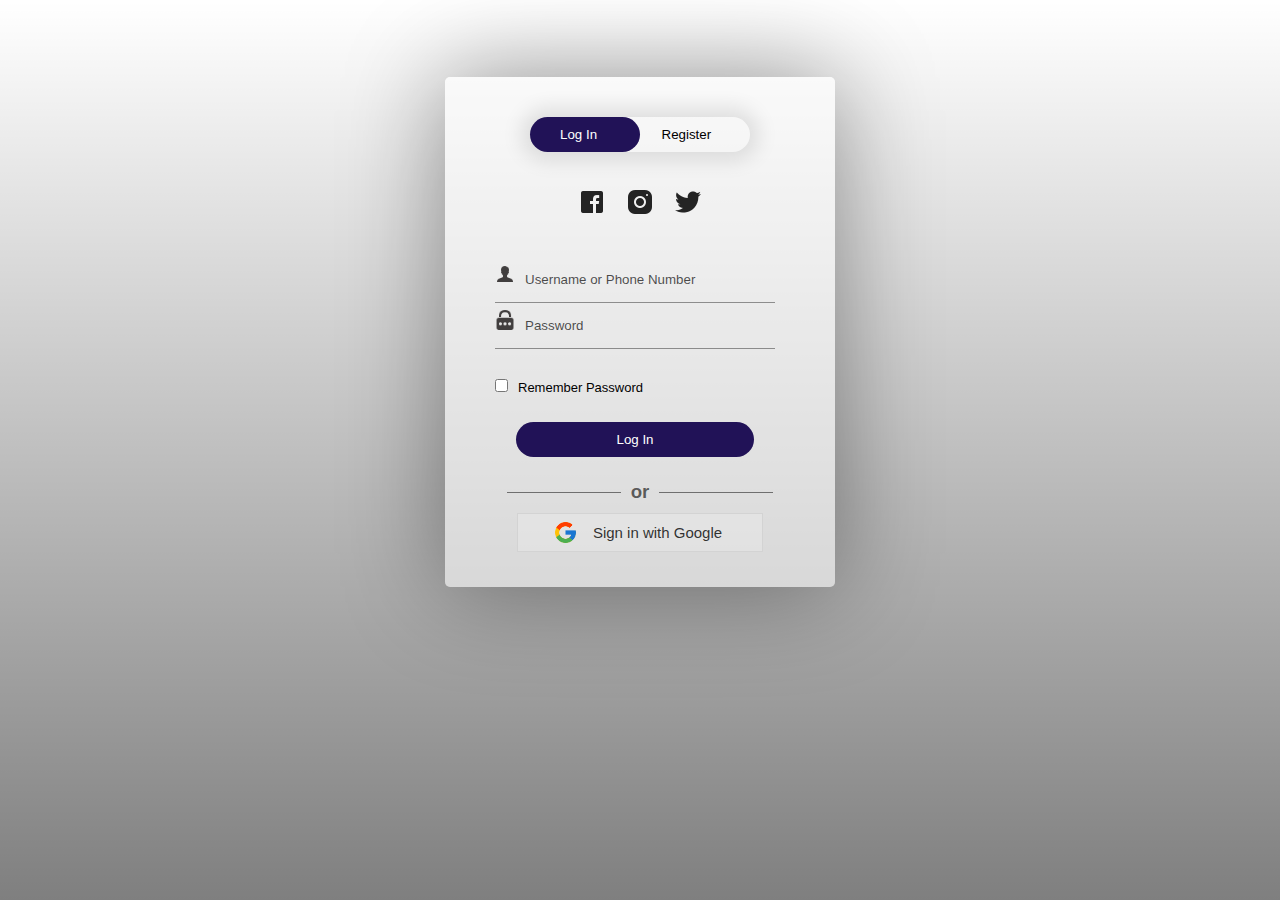
<file: login.html>
<!DOCTYPE html>
<html>
<head>
	<link rel="shortcut icon" type="png" href="images/icon/web.jpg">
	<title>Login SignUp</title>
	<link rel="stylesheet" type="text/css" href="loginStyle.css">
	<script src="https://ajax.googleapis.com/ajax/libs/jquery/3.4.1/jquery.min.js"></script>

  <!-- It will redirect to the Home Page after submitting the form -->
  <script>
  $(document).ready(function(){
    $("form").submit(function(){
      alert("Great Job !");
    });
  });
  </script>
</head>
<body>
		<div class="form-box">
			<div class="button-box">
				<div id="btn"></div>
				<button type="button" class="toggle-btn" id="log" onclick="login()" style="color: #fff;">Log In</button>
				<button type="button" class="toggle-btn" id="reg" onclick="register()">Register</button>
			</div>
			<div class="social-icons">
				<img src="images/icon/fb2.png">
				<img src="images/icon/insta2.png">
				<img src="images/icon/tt2.png">
			</div>
			
			<!-- Login Form -->
			<form id="login" class="input-group" action="index.html">
				<div class="inp">
					<img src="images/icon/user.png"><input type="text" id="email" class="input-field" placeholder="Username or Phone Number" style="width: 88%; border:none;" required="required">
				</div>
				<div class="inp">
					<img src="images/icon/password.png"><input type="password" id="password" class="input-field" placeholder="Password" style="width: 88%; border: none;" required="required">
				</div>
				<input type="checkbox" class="check-box">Remember Password
				<button type="submit" class="submit-btn">Log In</button>
			</form>


			<div class="other" id="other">
				<div class="instead">
					<h3>or</h3>
				</div>
				<button class="connect" onclick="google()">
					<img src="images/icon/google.png"><span>Sign in with Google</span>
				</button>
			</div>
			
			<!-- Registration Form -->
			<form id="register" class="input-group">
				<input type="text" class="input-field" placeholder="Full Name" required="required">
				<input type="email" class="input-field" placeholder="Email Address" required="required">
				<input type="password" class="input-field" placeholder="Create Password" name="psame" required="required">
				<input type="password" class="input-field" placeholder="Confirm Password" name="psame" required="required">
				<input type="checkbox" class="check-box" id="chkAgree" onclick="goFurther()">I agree to the Terms & Conditions
				<button type="submit" id="btnSubmit" class="submit-btn reg-btn">Register</button>
			</form>
		</div>
		<script type="text/javascript" src="script.js"></script>
</body>
</html>
</file>
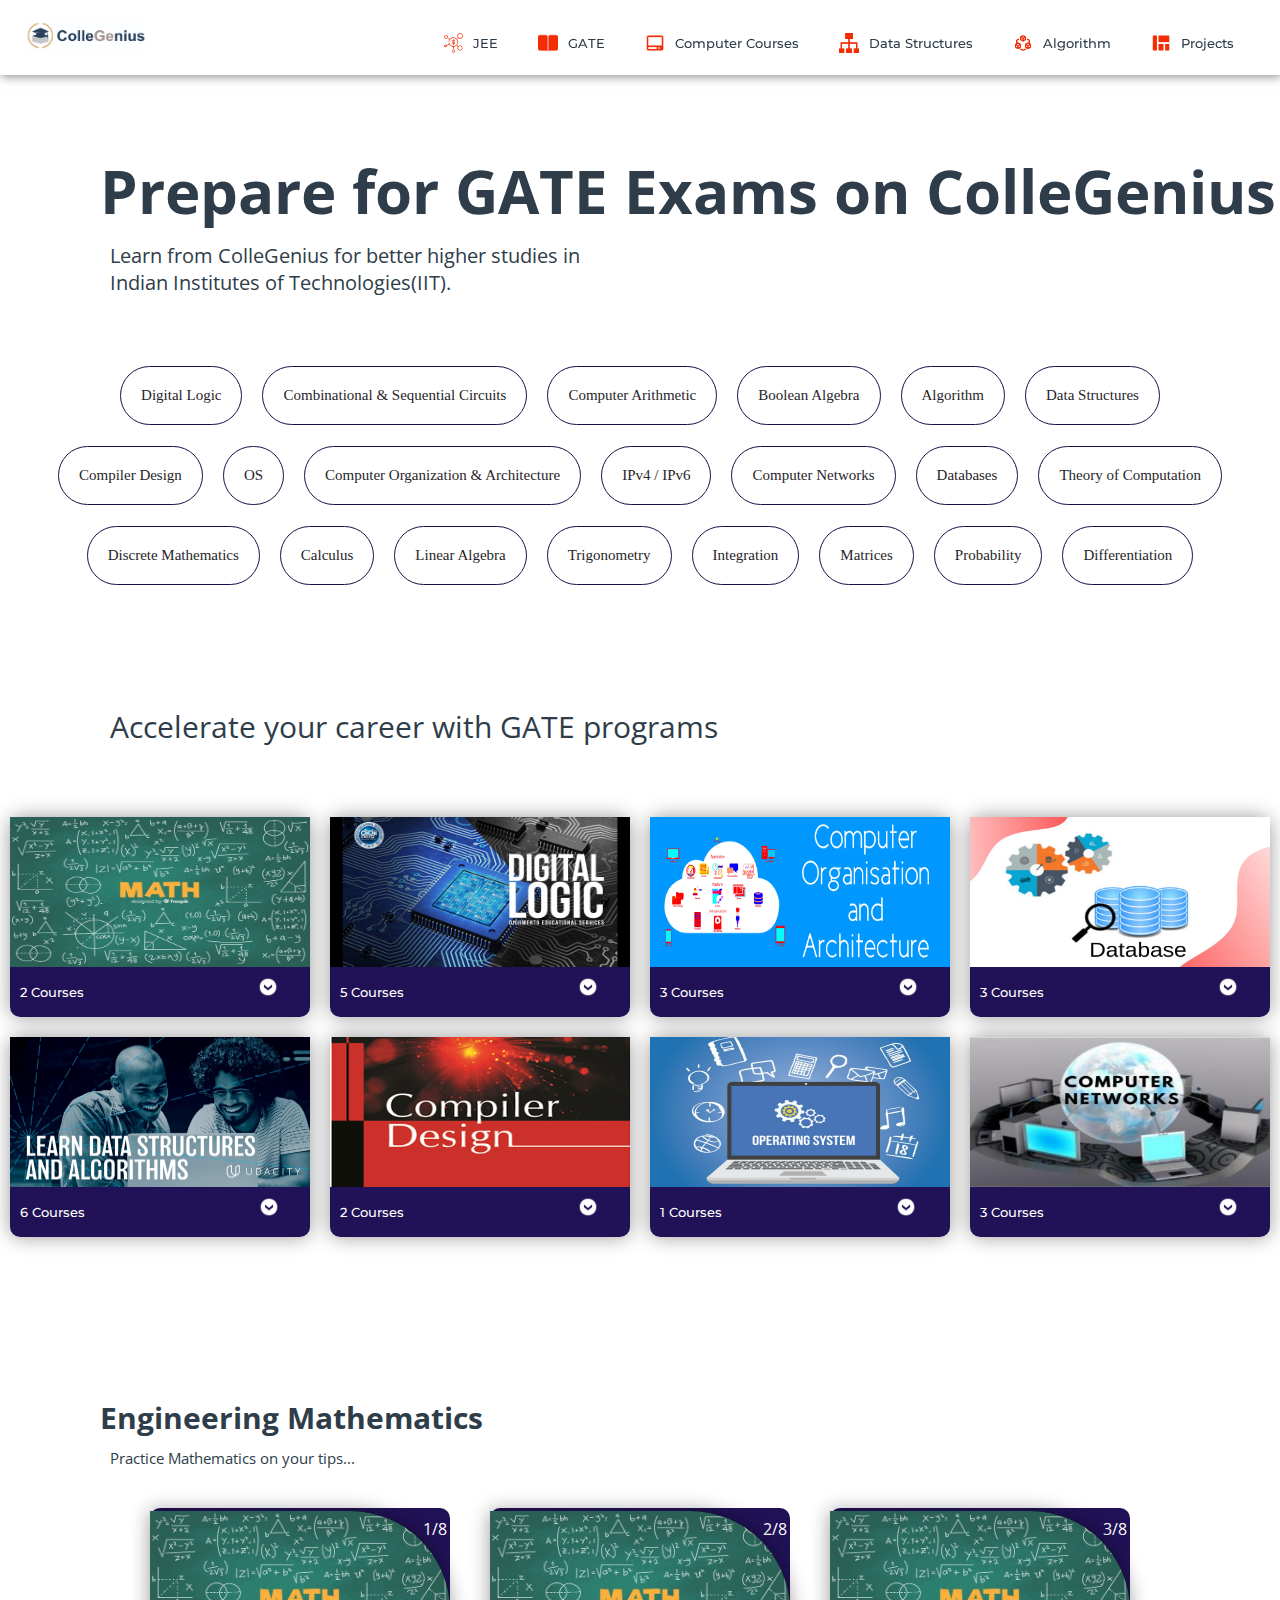
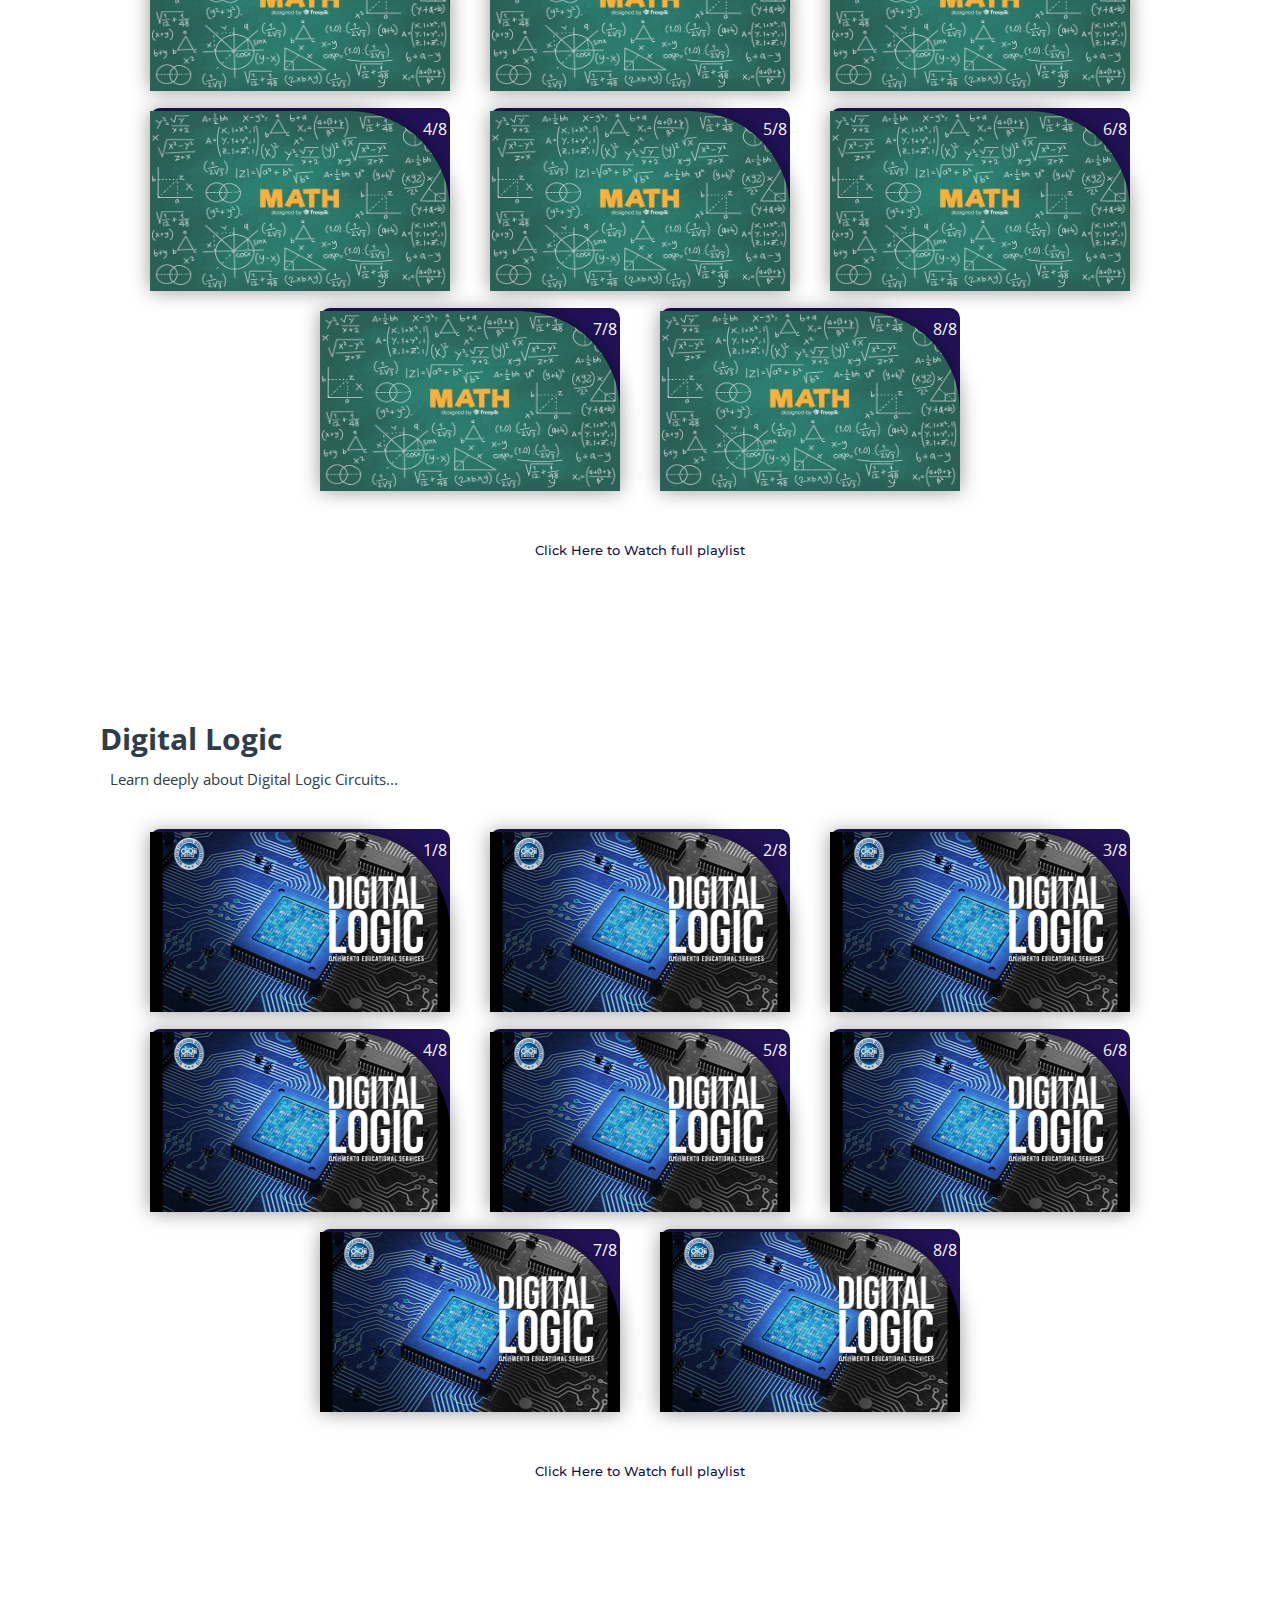
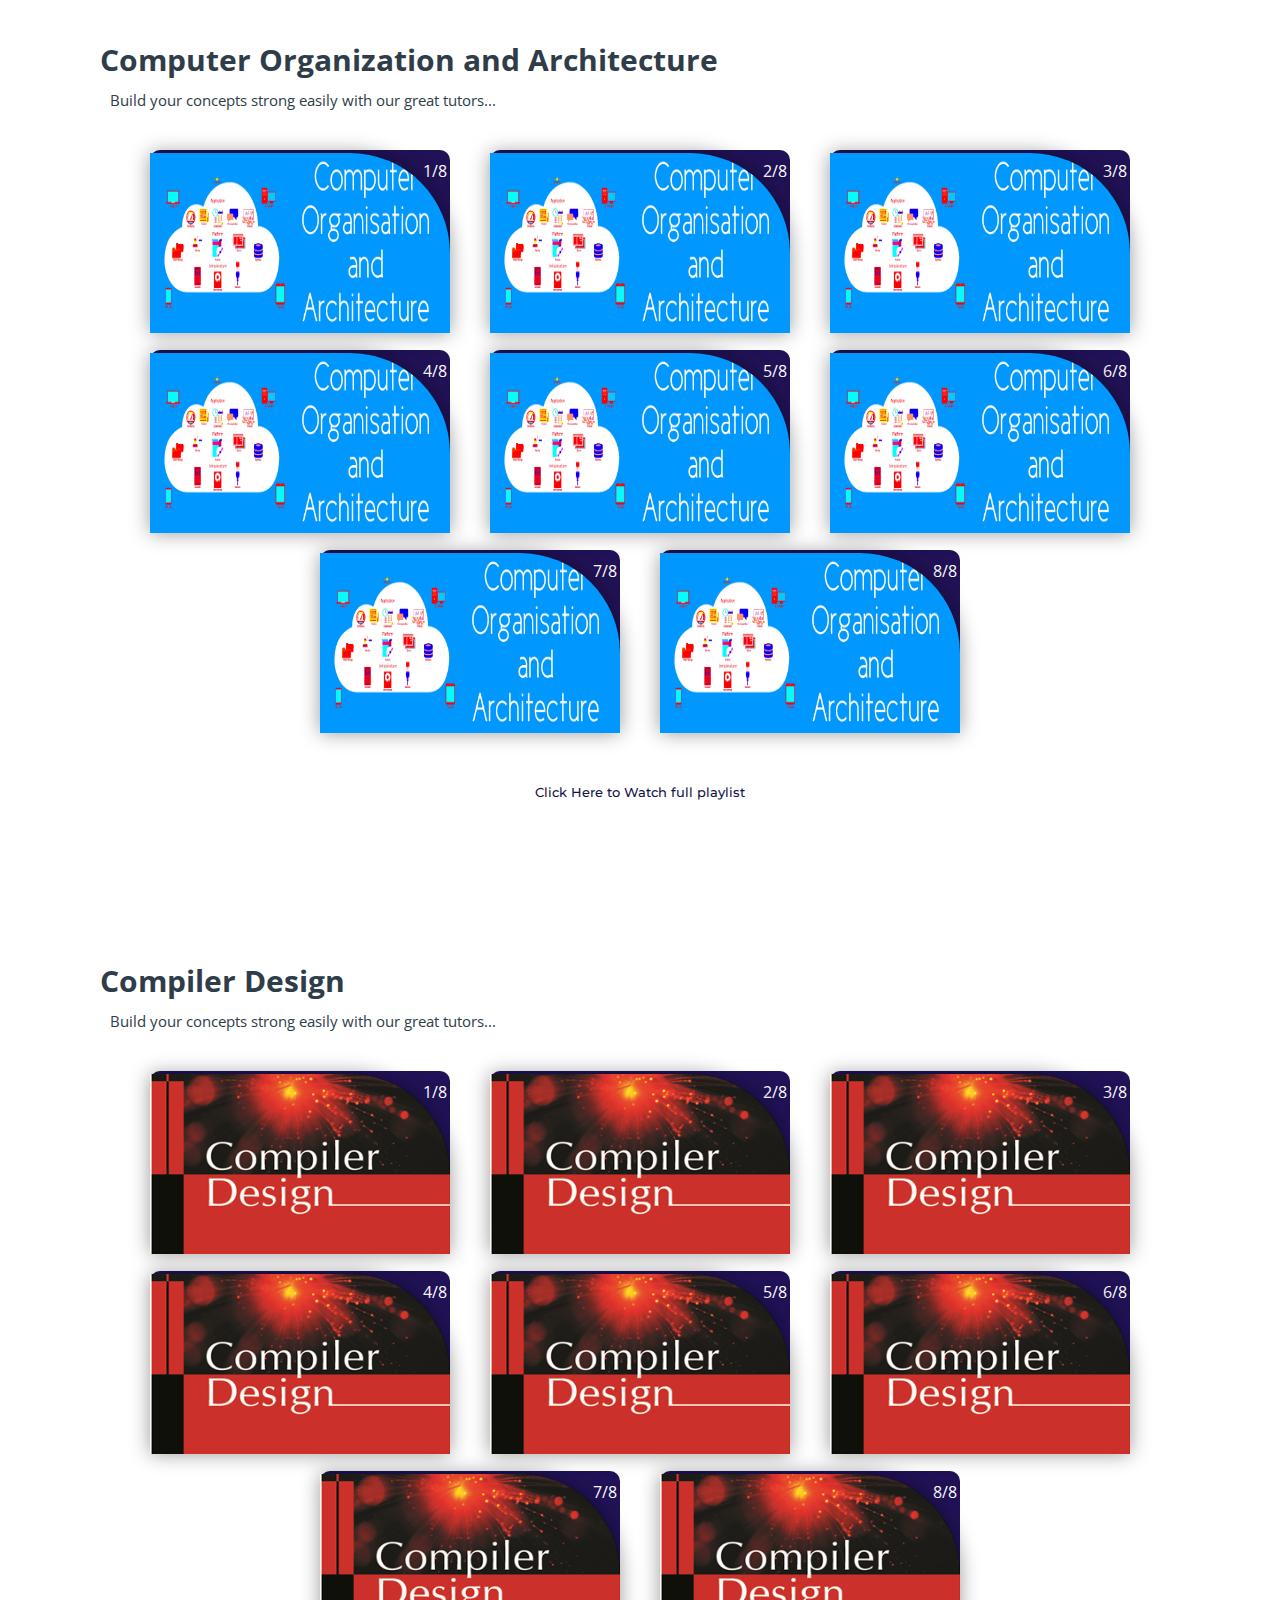
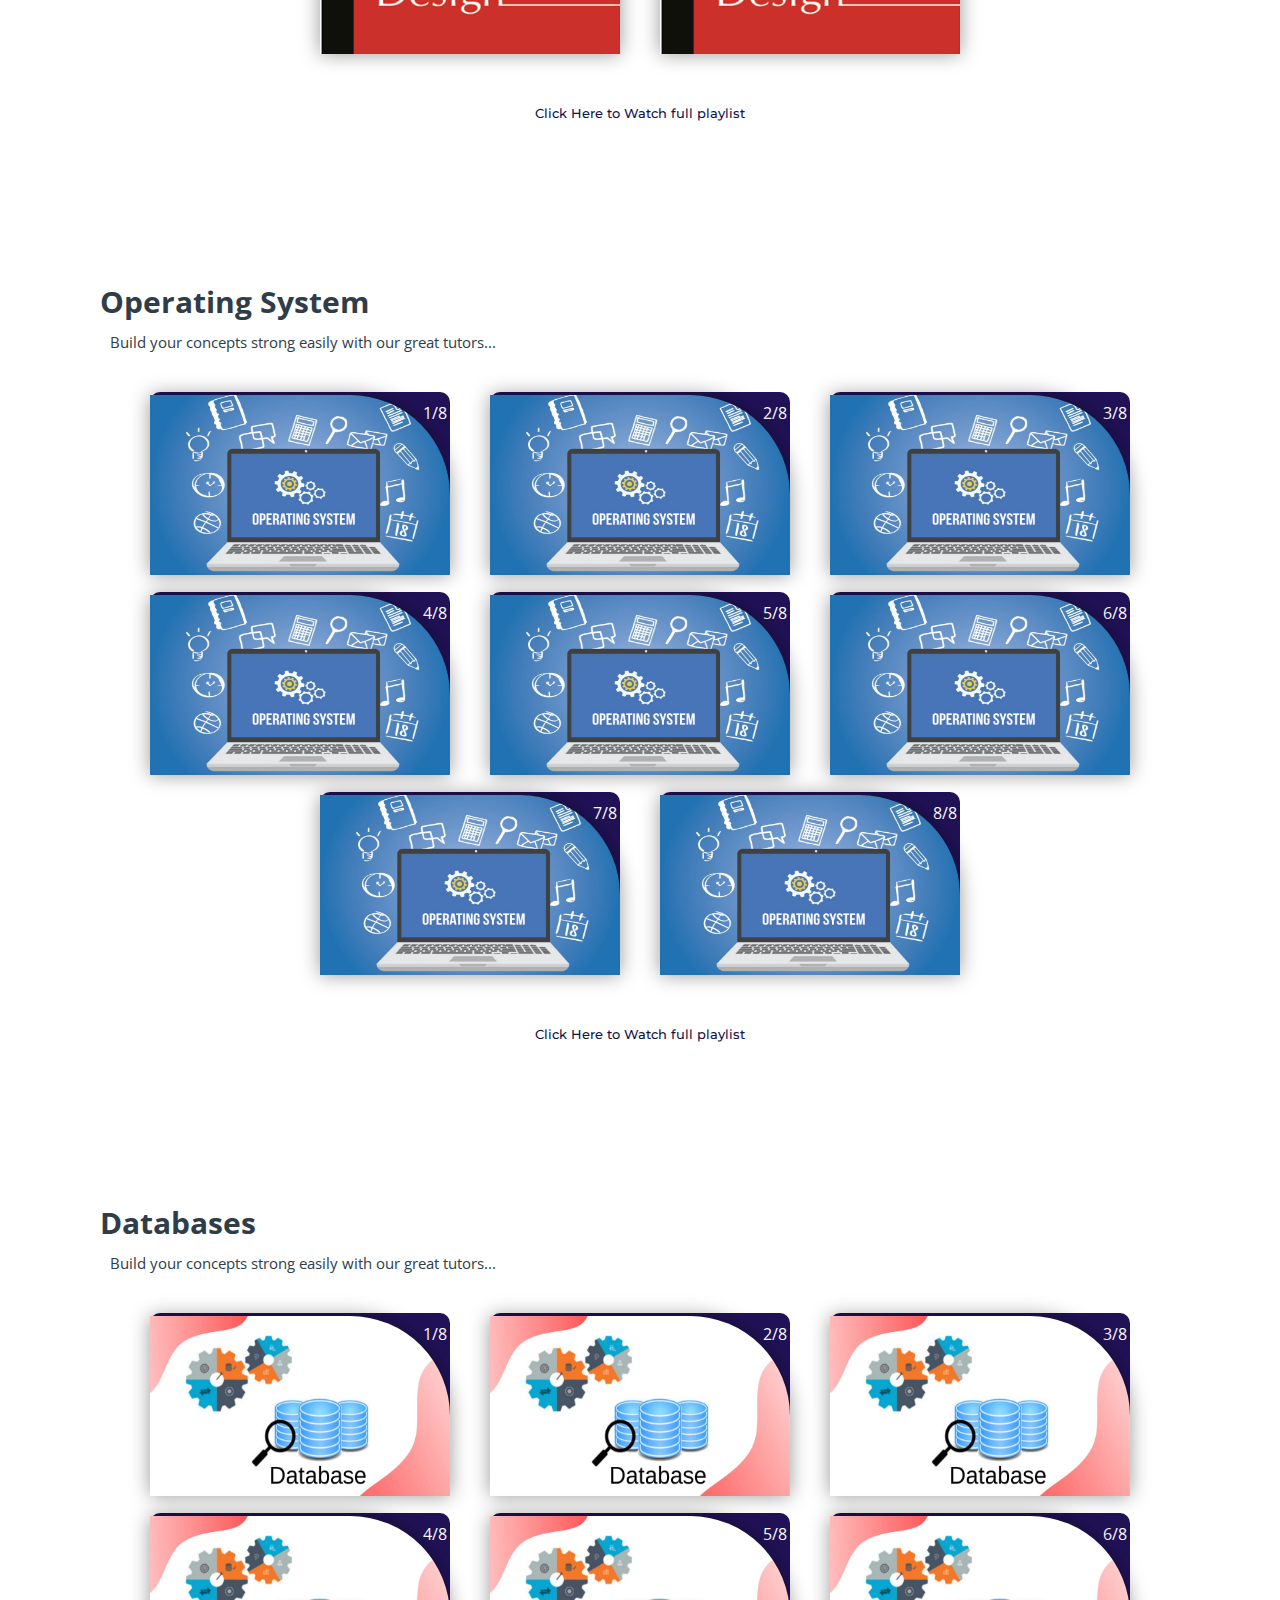
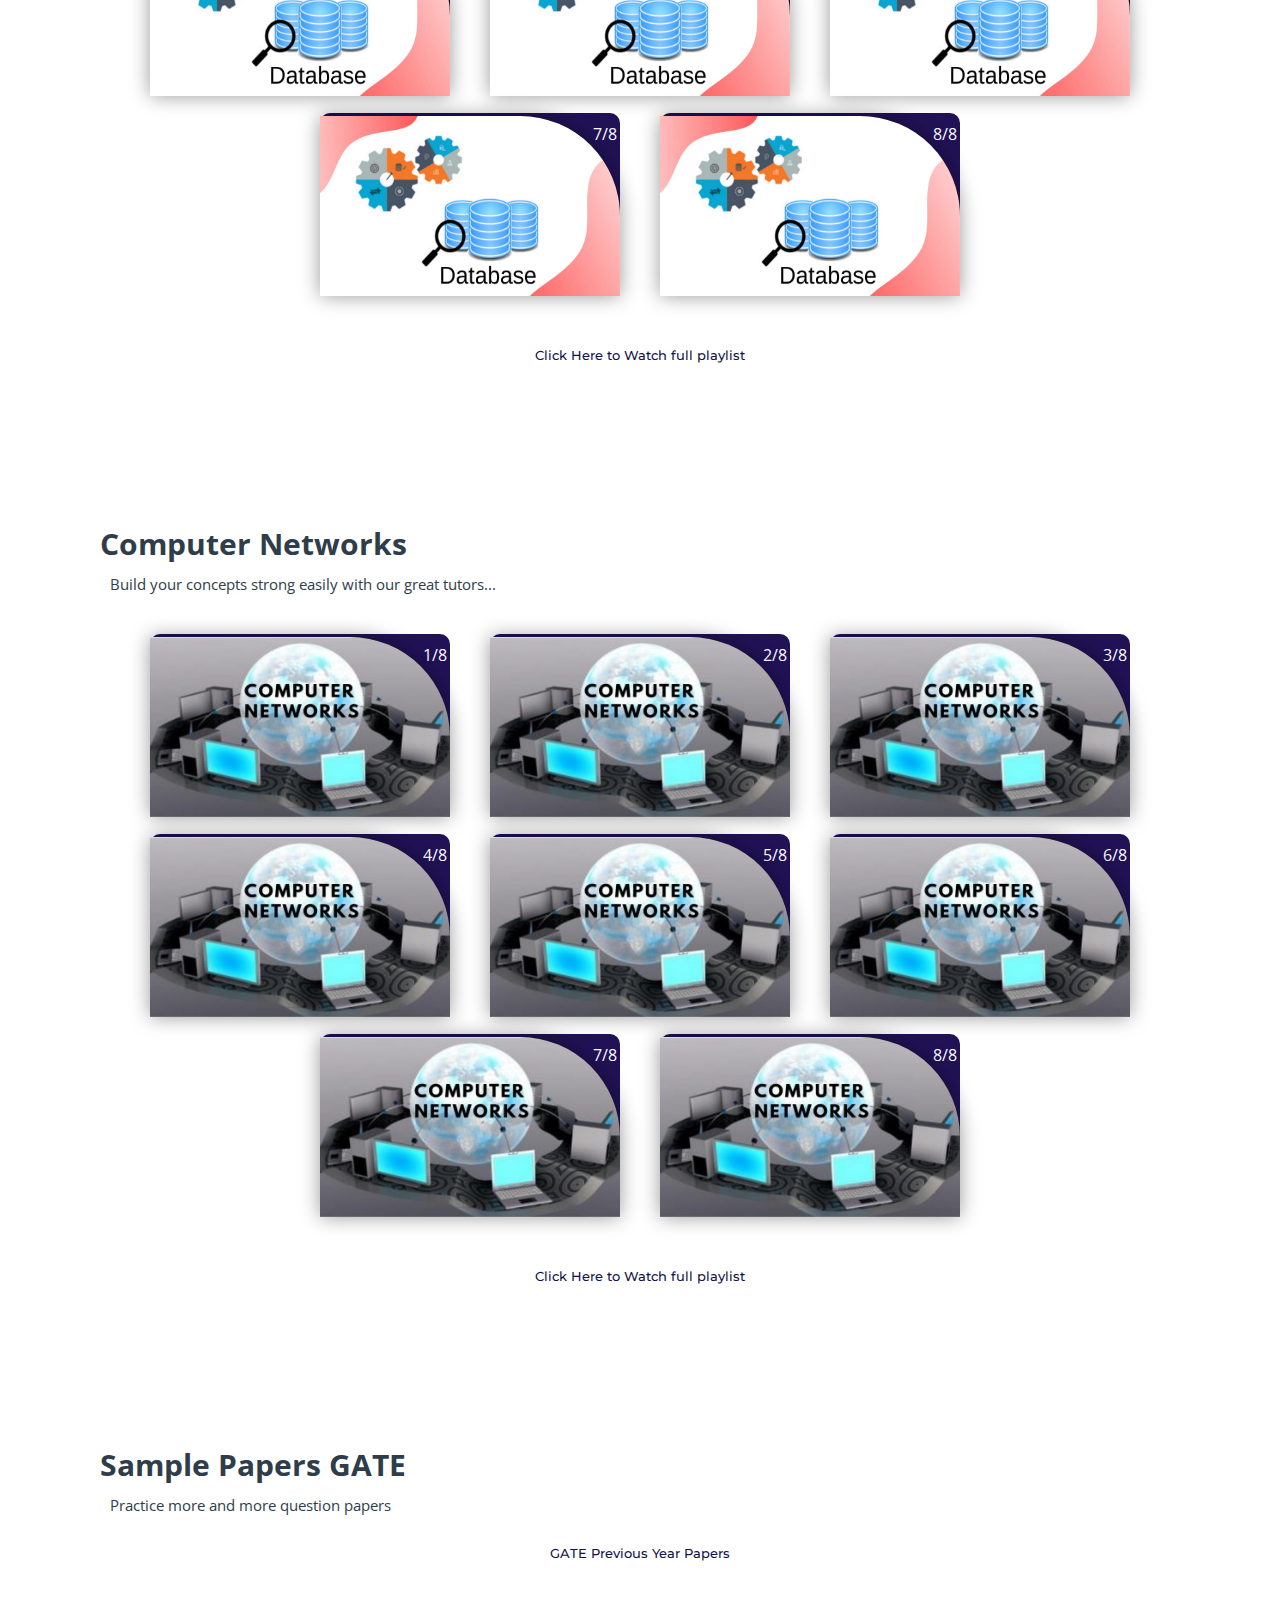
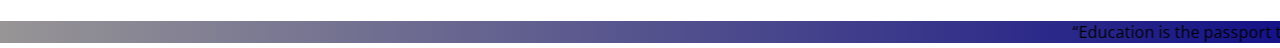
<file: subjects/gate.html>
<!DOCTYPE html>
<html>
<head>
	<link rel="shortcut icon" type="jpg" href="../images/icon/web.jpg">
	<title>Prepare for GATE on ColleGenius</title>
	<link rel="stylesheet" type="text/css" href="subjects.css">
	<script type="text/javascript" src="../script.js"></script>
</head>
<body>

<!-- NAVIGATION -->
	<header>
		<div class="nav" id="nav">
			<div id="learned-logo">
			<a href="../index.html"><img src="../images/icon/Logo.jpg" style="width: 120px;"></a></div>
			<div class="switch-tab" id="switch-tab" onclick="switchTAB()"><img src="../images/icon/menu.png"></div>
			<ul id="list-switch">
				<li><a href="jee.html"><img src="../images/courses/d1.png" class="icon">JEE</a></li>
				<li><a href="#"><img src="../images/courses/paper.png" class="icon">GATE</a></li>
				<li><a href="computer_courses.html"><img src="../images/courses/computer.png" class="icon">Computer Courses</a></li>
				<li><a href="computer_courses.html#data"><img src="../images/courses/data.png" class="icon">Data Structures</a></li>
				<li><a href="computer_courses.html#algo"><img src="../images/courses/algo.png" class="icon">Algorithm</a></li>
				<li><a href="computer_courses.html#projects"><img src="../images/courses/projects.png" class="icon">Projects</a></li>
			</ul>
			<div class="search" id="search-switch">
				<input type="text" placeholder="Search" class="srch"><button id="srchbtn"><img src="../images/icon/search.png"></button>
			</div>
		</div>
	</header>


<!-- Main Title of the Page -->
	<div class="title">
		<span>Prepare for GATE Exams on ColleGenius</span>
		<div class="shortdesc">
			<p>Learn from ColleGenius for better higher studies in<br>Indian Institutes of Technologies(IIT).</p>
		</div>
	</div>


<!-- Some KeyWords related to topic -->
	<div class="course">
		<div class="cbox">
		<div class="det"><a href="#digital">Digital Logic</a></div>
		<div class="det"><a href="https://en.wikipedia.org/wiki/Sequential_logic" target="_blank">Combinational & Sequential Circuits</a></div>
		<div class="det"><a href="https://en.wikipedia.org/wiki/ALU" target="_blank">Computer Arithmetic</a></div>
		<div class="det"><a href="https://en.wikipedia.org/wiki/Boolean_algebra" target="_blank">Boolean Algebra</a></div>
		<div class="det"><a href="computer_courses.html#algo">Algorithm</a></div>
		<div class="det"><a href="computer_courses.html#data">Data Structures</a></div>
		</div>
		<div class="cbox">
		<div class="det"><a href="#compiler">Compiler Design</a></div>
		<div class="det"><a href="#os">OS</a></div>
		<div class="det"><a href="#coaa">Computer Organization & Architecture</a></div>
		<div class="det"><a href="https://en.wikipedia.org/wiki/IPv4" target="_blank">IPv4 / IPv6</a></div>
		<div class="det"><a href="#cn">Computer Networks</a></div>
		<div class="det"><a href="#database">Databases</a></div>
		<div class="det"><a href="https://en.wikipedia.org/wiki/Theory_of_computation" target="_blank">Theory of Computation</a></div>
		</div>
		<div class="cbox">
		<div class="det"><a href="#math">Discrete Mathematics</a></div>
		<div class="det"><a href="#math">Calculus</a></div>
		<div class="det"><a href="#math">Linear Algebra</a></div>
		<div class="det"><a href="#math">Trigonometry</a></div>
		<div class="det"><a href="#math">Integration</a></div>
		<div class="det"><a href="#math">Matrices</a></div>
		<div class="det"><a href="#math">Probability</a></div>
		<div class="det"><a href="#math">Differentiation</a></div>
		</div>
	</div>


<!-- Courses Available -->
	<div class="inbt">
		Accelerate your career with GATE programs
	</div>

	<div class="ccard">
	<center>
		<div class="ccardbox">
			<div class="dcard">
				<div class="fpart"><img src="../images/courses/math.jpg"></div>
				<a href="#math"><div class="spart">2 Courses <img src="../images/icon/dropdown.png"></div></a>
			</div>
			<div class="dcard">
				<div class="fpart"><img src="../images/courses/digital.jpg"></div>
				<a href="#digital"><div class="spart">5 Courses <img src="../images/icon/dropdown.png"></div></a>
			</div>
			<div class="dcard">
				<div class="fpart"><img src="../images/courses/coaa.jpg"></div>
				<a href="#coaa"><div class="spart">3 Courses <img src="../images/icon/dropdown.png"></div></a>
			</div>
			<div class="dcard">
				<div class="fpart"><img src="../images/courses/database.jpg"></div>
				<a href="#database"><div class="spart">3 Courses <img src="../images/icon/dropdown.png"></div></a>
			</div>
			<div class="dcard">
				<div class="fpart"><img src="../images/courses/data-algo.jpg"></div>
				<a href="computer_courses.html#data"><div class="spart">6 Courses <img src="../images/icon/dropdown.png"></div></a>
			</div>
			<div class="dcard">
				<div class="fpart"><img src="../images/courses/compiler.jpg"></div>
				<a href="#compiler"><div class="spart">2 Courses <img src="../images/icon/dropdown.png"></div></a>
			</div>
			<div class="dcard">
				<div class="fpart"><img src="../images/courses/os.jpg"></div>
				<a href="#os"><div class="spart">1 Courses <img src="../images/icon/dropdown.png"></div></a>
			</div>
			<div class="dcard">
				<div class="fpart"><img src="../images/courses/cn.jpg"></div>
				<a href="#cn"><div class="spart">3 Courses <img src="../images/icon/dropdown.png"></div></a>
			</div>
		</div>
	</center>
	</div>


<!-- Videos on ENGINEERING MATHEMATICS Lectures -->

	<div class="title2" id="math">
		<span>Engineering Mathematics</span>
		<div class="shortdesc2">
			<p>Practice Mathematics on your tips...</p>
		</div>
	</div>
	
	<center>
		<div class="ccardbox2">
			<div class="dcard2"><span class="tag" >1/8</span>
				<div class="fpart2"><img src="../images/courses/math.jpg">
					<iframe src="https://www.youtube.com/embed/xxGyTHWrHZg" frameborder="0" allow="accelerometer; autoplay; encrypted-media; gyroscope; picture-in-picture" allowfullscreen></iframe>
				</div>
			</div>
			<div class="dcard2"><span class="tag" >2/8</span>
				<div class="fpart2"><img src="../images/courses/math.jpg">
					<iframe src="https://www.youtube.com/embed/xxGyTHWrHZg" frameborder="0" allow="accelerometer; autoplay; encrypted-media; gyroscope; picture-in-picture" allowfullscreen></iframe>
				</div>
			</div>
			<div class="dcard2"><span class="tag" >3/8</span>
				<div class="fpart2"><img src="../images/courses/math.jpg">
					<iframe src="https://www.youtube.com/embed/xxGyTHWrHZg" frameborder="0" allow="accelerometer; autoplay; encrypted-media; gyroscope; picture-in-picture" allowfullscreen></iframe>
				</div>
			</div>
			<div class="dcard2"><span class="tag" >4/8</span>
				<div class="fpart2"><img src="../images/courses/math.jpg">
					<iframe src="https://www.youtube.com/embed/xxGyTHWrHZg" frameborder="0" allow="accelerometer; autoplay; encrypted-media; gyroscope; picture-in-picture" allowfullscreen></iframe>
				</div>
			</div>
		
			<div class="dcard2"><span class="tag" >5/8</span>
				<div class="fpart2"><img src="../images/courses/math.jpg">
					<iframe src="https://www.youtube.com/embed/xxGyTHWrHZg" frameborder="0" allow="accelerometer; autoplay; encrypted-media; gyroscope; picture-in-picture" allowfullscreen></iframe>
				</div>
			</div>
			<div class="dcard2"><span class="tag" >6/8</span>
				<div class="fpart2"><img src="../images/courses/math.jpg">
					<iframe src="https://www.youtube.com/embed/xxGyTHWrHZg" frameborder="0" allow="accelerometer; autoplay; encrypted-media; gyroscope; picture-in-picture" allowfullscreen></iframe>
				</div>
			</div>
			<div class="dcard2"><span class="tag" >7/8</span>
				<div class="fpart2"><img src="../images/courses/math.jpg">
					<iframe src="https://www.youtube.com/embed/xxGyTHWrHZg" frameborder="0" allow="accelerometer; autoplay; encrypted-media; gyroscope; picture-in-picture" allowfullscreen></iframe>
				</div>
			</div>
			<div class="dcard2"><span class="tag" >8/8</span>
				<div class="fpart2"><img src="../images/courses/math.jpg">
					<iframe src="https://www.youtube.com/embed/xxGyTHWrHZg" frameborder="0" allow="accelerometer; autoplay; encrypted-media; gyroscope; picture-in-picture" allowfullscreen></iframe>
				</div>
			</div>
		</div>
	</center>
<br><br>
	<div class="click-me">
		<a href="https://www.youtube.com/watch?v=xxGyTHWrHZg" target="_blank">Click Here to Watch full playlist</a>
	</div>



<!-- Videos on DIGITAL LOGIC Lectures -->

	<div class="title2" id="digital">
		<span>Digital Logic</span>
		<div class="shortdesc2">
			<p>Learn deeply about Digital Logic Circuits...</p>
		</div>
	</div>
	<center>
		<div class="ccardbox2">
			<div class="dcard2"><span class="tag" >1/8</span>
				<div class="fpart2"><img src="../images/courses/digital.jpg">
					<iframe src="https://www.youtube.com/embed/-M7oIM8hKSU" frameborder="0" allow="accelerometer; autoplay; encrypted-media; gyroscope; picture-in-picture" allowfullscreen></iframe>
				</div>
			</div>
			<div class="dcard2"><span class="tag" >2/8</span>
				<div class="fpart2"><img src="../images/courses/digital.jpg">
					<iframe src="https://www.youtube.com/embed/-M7oIM8hKSU" frameborder="0" allow="accelerometer; autoplay; encrypted-media; gyroscope; picture-in-picture" allowfullscreen></iframe>
				</div>
			</div>
			<div class="dcard2"><span class="tag" >3/8</span>
				<div class="fpart2"><img src="../images/courses/digital.jpg">
					<iframe src="https://www.youtube.com/embed/-M7oIM8hKSU" frameborder="0" allow="accelerometer; autoplay; encrypted-media; gyroscope; picture-in-picture" allowfullscreen></iframe>
				</div>
			</div>
			<div class="dcard2"><span class="tag" >4/8</span>
				<div class="fpart2"><img src="../images/courses/digital.jpg">
					<iframe src="https://www.youtube.com/embed/-M7oIM8hKSU" frameborder="0" allow="accelerometer; autoplay; encrypted-media; gyroscope; picture-in-picture" allowfullscreen></iframe>
				</div>
			</div>
		
			<div class="dcard2"><span class="tag" >5/8</span>
				<div class="fpart2"><img src="../images/courses/digital.jpg">
					<iframe src="https://www.youtube.com/embed/-M7oIM8hKSU" frameborder="0" allow="accelerometer; autoplay; encrypted-media; gyroscope; picture-in-picture" allowfullscreen></iframe>
				</div>
			</div>
			<div class="dcard2"><span class="tag" >6/8</span>
				<div class="fpart2"><img src="../images/courses/digital.jpg">
					<iframe src="https://www.youtube.com/embed/-M7oIM8hKSU" frameborder="0" allow="accelerometer; autoplay; encrypted-media; gyroscope; picture-in-picture" allowfullscreen></iframe>
				</div>
			</div>
			<div class="dcard2"><span class="tag" >7/8</span>
				<div class="fpart2"><img src="../images/courses/digital.jpg">
					<iframe src="https://www.youtube.com/embed/-M7oIM8hKSU" frameborder="0" allow="accelerometer; autoplay; encrypted-media; gyroscope; picture-in-picture" allowfullscreen></iframe>
				</div>
			</div>
			<div class="dcard2"><span class="tag" >8/8</span>
				<div class="fpart2"><img src="../images/courses/digital.jpg">
					<iframe src="https://www.youtube.com/embed/-M7oIM8hKSU" frameborder="0" allow="accelerometer; autoplay; encrypted-media; gyroscope; picture-in-picture" allowfullscreen></iframe>
				</div>
			</div>
		</div>
	</center>
<br><br>
	<div class="click-me">
		<a href="https://youtu.be/-M7oIM8hKSU" target="_blank">Click Here to Watch full playlist</a>
	</div>



<!-- Videos on COMPUTER ORGANIZATION and ARCHITECTURE Lectures -->

	<div class="title2" id="coaa">
		<span>Computer Organization and Architecture</span>
		<div class="shortdesc2">
			<p>Build your concepts strong easily with our great tutors...</p>
		</div>
	</div>
	<center>
		<div class="ccardbox2">
			<div class="dcard2"><span class="tag" >1/8</span>
				<div class="fpart2"><img src="../images/courses/coaa.jpg">
					<iframe src="https://www.youtube.com/embed/q6oiRtKTpX4" frameborder="0" allow="accelerometer; autoplay; encrypted-media; gyroscope; picture-in-picture" allowfullscreen></iframe>
				</div>
			</div>
			<div class="dcard2"><span class="tag" >2/8</span>
				<div class="fpart2"><img src="../images/courses/coaa.jpg">
					<iframe src="https://www.youtube.com/embed/q6oiRtKTpX4" frameborder="0" allow="accelerometer; autoplay; encrypted-media; gyroscope; picture-in-picture" allowfullscreen></iframe>
				</div>
			</div>
			<div class="dcard2"><span class="tag" >3/8</span>
				<div class="fpart2"><img src="../images/courses/coaa.jpg">
					<iframe src="https://www.youtube.com/embed/q6oiRtKTpX4" frameborder="0" allow="accelerometer; autoplay; encrypted-media; gyroscope; picture-in-picture" allowfullscreen></iframe>
				</div>
			</div>
			<div class="dcard2"><span class="tag" >4/8</span>
				<div class="fpart2"><img src="../images/courses/coaa.jpg">
					<iframe src="https://www.youtube.com/embed/q6oiRtKTpX4" frameborder="0" allow="accelerometer; autoplay; encrypted-media; gyroscope; picture-in-picture" allowfullscreen></iframe>
				</div>
			</div>
		
			<div class="dcard2"><span class="tag" >5/8</span>
				<div class="fpart2"><img src="../images/courses/coaa.jpg">
					<iframe src="https://www.youtube.com/embed/q6oiRtKTpX4" frameborder="0" allow="accelerometer; autoplay; encrypted-media; gyroscope; picture-in-picture" allowfullscreen></iframe>
				</div>
			</div>
			<div class="dcard2"><span class="tag" >6/8</span>
				<div class="fpart2"><img src="../images/courses/coaa.jpg">
					<iframe src="https://www.youtube.com/embed/q6oiRtKTpX4" frameborder="0" allow="accelerometer; autoplay; encrypted-media; gyroscope; picture-in-picture" allowfullscreen></iframe>
				</div>
			</div>
			<div class="dcard2"><span class="tag" >7/8</span>
				<div class="fpart2"><img src="../images/courses/coaa.jpg">
					<iframe src="https://www.youtube.com/embed/q6oiRtKTpX4" frameborder="0" allow="accelerometer; autoplay; encrypted-media; gyroscope; picture-in-picture" allowfullscreen></iframe>
				</div>
			</div>
			<div class="dcard2"><span class="tag" >8/8</span>
				<div class="fpart2"><img src="../images/courses/coaa.jpg">
					<iframe src="https://www.youtube.com/embed/q6oiRtKTpX4" frameborder="0" allow="accelerometer; autoplay; encrypted-media; gyroscope; picture-in-picture" allowfullscreen></iframe>
				</div>
			</div>
		</div>
	</center>
<br><br>
	<div class="click-me">
		<a href="https://youtu.be/q6oiRtKTpX4" target="_blank">Click Here to Watch full playlist</a>
	</div>



<!-- Videos on COMPILER Lectures -->

	<div class="title2" id="compiler">
		<span>Compiler Design</span>
		<div class="shortdesc2">
			<p>Build your concepts strong easily with our great tutors...</p>
		</div>
	</div>
	<center>
		<div class="ccardbox2">
			<div class="dcard2"><span class="tag" >1/8</span>
				<div class="fpart2"><img src="../images/courses/compiler.jpg">
					<iframe src="https://www.youtube.com/embed/yNZIhF6pxjM" frameborder="0" allow="accelerometer; autoplay; encrypted-media; gyroscope; picture-in-picture" allowfullscreen></iframe>
				</div>
			</div>
			<div class="dcard2"><span class="tag" >2/8</span>
				<div class="fpart2"><img src="../images/courses/compiler.jpg">
					<iframe src="https://www.youtube.com/embed/yNZIhF6pxjM" frameborder="0" allow="accelerometer; autoplay; encrypted-media; gyroscope; picture-in-picture" allowfullscreen></iframe>
				</div>
			</div>
			<div class="dcard2"><span class="tag" >3/8</span>
				<div class="fpart2"><img src="../images/courses/compiler.jpg">
					<iframe src="https://www.youtube.com/embed/yNZIhF6pxjM" frameborder="0" allow="accelerometer; autoplay; encrypted-media; gyroscope; picture-in-picture" allowfullscreen></iframe>
				</div>
			</div>
			<div class="dcard2"><span class="tag" >4/8</span>
				<div class="fpart2"><img src="../images/courses/compiler.jpg">
					<iframe src="https://www.youtube.com/embed/yNZIhF6pxjM" frameborder="0" allow="accelerometer; autoplay; encrypted-media; gyroscope; picture-in-picture" allowfullscreen></iframe>
				</div>
			</div>
		
			<div class="dcard2"><span class="tag" >5/8</span>
				<div class="fpart2"><img src="../images/courses/compiler.jpg">
					<iframe src="https://www.youtube.com/embed/yNZIhF6pxjM" frameborder="0" allow="accelerometer; autoplay; encrypted-media; gyroscope; picture-in-picture" allowfullscreen></iframe>
				</div>
			</div>
			<div class="dcard2"><span class="tag" >6/8</span>
				<div class="fpart2"><img src="../images/courses/compiler.jpg">
					<iframe src="https://www.youtube.com/embed/yNZIhF6pxjM" frameborder="0" allow="accelerometer; autoplay; encrypted-media; gyroscope; picture-in-picture" allowfullscreen></iframe>
				</div>
			</div>
			<div class="dcard2"><span class="tag" >7/8</span>
				<div class="fpart2"><img src="../images/courses/compiler.jpg">
					<iframe src="https://www.youtube.com/embed/yNZIhF6pxjM" frameborder="0" allow="accelerometer; autoplay; encrypted-media; gyroscope; picture-in-picture" allowfullscreen></iframe>
				</div>
			</div>
			<div class="dcard2"><span class="tag" >8/8</span>
				<div class="fpart2"><img src="../images/courses/compiler.jpg">
					<iframe src="https://www.youtube.com/embed/yNZIhF6pxjM" frameborder="0" allow="accelerometer; autoplay; encrypted-media; gyroscope; picture-in-picture" allowfullscreen></iframe>
				</div>
			</div>
		</div>
	</center>
<br><br>
	<div class="click-me">
		<a href="https://youtu.be/yNZIhF6pxjM" target="_blank">Click Here to Watch full playlist</a>
	</div>



<!-- Videos on OPERATING SYSTEM Lectures -->


<div class="title2" id="os">
		<span>Operating System</span>
		<div class="shortdesc2">
			<p>Build your concepts strong easily with our great tutors...</p>
		</div>
	</div>
	<center>
		<div class="ccardbox2">
			<div class="dcard2"><span class="tag" >1/8</span>
				<div class="fpart2"><img src="../images/courses/os.jpg">
					<iframe src="https://www.youtube.com/embed/vBURTt97EkA" frameborder="0" allow="accelerometer; autoplay; encrypted-media; gyroscope; picture-in-picture" allowfullscreen></iframe>
				</div>
			</div>
			<div class="dcard2"><span class="tag" >2/8</span>
				<div class="fpart2"><img src="../images/courses/os.jpg">
					<iframe src="https://www.youtube.com/embed/vBURTt97EkA" frameborder="0" allow="accelerometer; autoplay; encrypted-media; gyroscope; picture-in-picture" allowfullscreen></iframe>
				</div>
			</div>
			<div class="dcard2"><span class="tag" >3/8</span>
				<div class="fpart2"><img src="../images/courses/os.jpg">
					<iframe src="https://www.youtube.com/embed/vBURTt97EkA" frameborder="0" allow="accelerometer; autoplay; encrypted-media; gyroscope; picture-in-picture" allowfullscreen></iframe>
				</div>
			</div>
			<div class="dcard2"><span class="tag" >4/8</span>
				<div class="fpart2"><img src="../images/courses/os.jpg">
					<iframe src="https://www.youtube.com/embed/vBURTt97EkA" frameborder="0" allow="accelerometer; autoplay; encrypted-media; gyroscope; picture-in-picture" allowfullscreen></iframe>
				</div>
			</div>
		
			<div class="dcard2"><span class="tag" >5/8</span>
				<div class="fpart2"><img src="../images/courses/os.jpg">
					<iframe src="https://www.youtube.com/embed/vBURTt97EkA" frameborder="0" allow="accelerometer; autoplay; encrypted-media; gyroscope; picture-in-picture" allowfullscreen></iframe>
				</div>
			</div>
			<div class="dcard2"><span class="tag" >6/8</span>
				<div class="fpart2"><img src="../images/courses/os.jpg">
					<iframe src="https://www.youtube.com/embed/vBURTt97EkA" frameborder="0" allow="accelerometer; autoplay; encrypted-media; gyroscope; picture-in-picture" allowfullscreen></iframe>
				</div>
			</div>
			<div class="dcard2"><span class="tag" >7/8</span>
				<div class="fpart2"><img src="../images/courses/os.jpg">
					<iframe src="https://www.youtube.com/embed/vBURTt97EkA" frameborder="0" allow="accelerometer; autoplay; encrypted-media; gyroscope; picture-in-picture" allowfullscreen></iframe>
				</div>
			</div>
			<div class="dcard2"><span class="tag" >8/8</span>
				<div class="fpart2"><img src="../images/courses/os.jpg">
					<iframe src="https://www.youtube.com/embed/vBURTt97EkA" frameborder="0" allow="accelerometer; autoplay; encrypted-media; gyroscope; picture-in-picture" allowfullscreen></iframe>
				</div>
			</div>
		</div>
	</center>

<br><br>
	<div class="click-me">
		<a href="https://youtu.be/vBURTt97EkA" target="_blank">Click Here to Watch full playlist</a>
	</div>


<!-- Videos on DATABASE Lectures -->

<div class="title2" id="database">
		<span>Databases</span>
		<div class="shortdesc2">
			<p>Build your concepts strong easily with our great tutors...</p>
		</div>
	</div>
	<center>
		<div class="ccardbox2">
			<div class="dcard2"><span class="tag" >1/8</span>
				<div class="fpart2"><img src="../images/courses/database.jpg">
					<iframe src="https://www.youtube.com/embed/wR0jg0eQsZA" frameborder="0" allow="accelerometer; autoplay; encrypted-media; gyroscope; picture-in-picture" allowfullscreen></iframe>
				</div>
			</div>
			<div class="dcard2"><span class="tag" >2/8</span>
				<div class="fpart2"><img src="../images/courses/database.jpg">
					<iframe src="https://www.youtube.com/embed/wR0jg0eQsZA" frameborder="0" allow="accelerometer; autoplay; encrypted-media; gyroscope; picture-in-picture" allowfullscreen></iframe>
				</div>
			</div>
			<div class="dcard2"><span class="tag" >3/8</span>
				<div class="fpart2"><img src="../images/courses/database.jpg">
					<iframe src="https://www.youtube.com/embed/wR0jg0eQsZA" frameborder="0" allow="accelerometer; autoplay; encrypted-media; gyroscope; picture-in-picture" allowfullscreen></iframe>
				</div>
			</div>
			<div class="dcard2"><span class="tag" >4/8</span>
				<div class="fpart2"><img src="../images/courses/database.jpg">
					<iframe src="https://www.youtube.com/embed/wR0jg0eQsZA" frameborder="0" allow="accelerometer; autoplay; encrypted-media; gyroscope; picture-in-picture" allowfullscreen></iframe>
				</div>
			</div>
		
			<div class="dcard2"><span class="tag" >5/8</span>
				<div class="fpart2"><img src="../images/courses/database.jpg">
					<iframe src="https://www.youtube.com/embed/wR0jg0eQsZA" frameborder="0" allow="accelerometer; autoplay; encrypted-media; gyroscope; picture-in-picture" allowfullscreen></iframe>
				</div>
			</div>
			<div class="dcard2"><span class="tag" >6/8</span>
				<div class="fpart2"><img src="../images/courses/database.jpg">
					<iframe src="https://www.youtube.com/embed/wR0jg0eQsZA" frameborder="0" allow="accelerometer; autoplay; encrypted-media; gyroscope; picture-in-picture" allowfullscreen></iframe>
				</div>
			</div>
			<div class="dcard2"><span class="tag" >7/8</span>
				<div class="fpart2"><img src="../images/courses/database.jpg">
					<iframe src="https://www.youtube.com/embed/wR0jg0eQsZA" frameborder="0" allow="accelerometer; autoplay; encrypted-media; gyroscope; picture-in-picture" allowfullscreen></iframe>
				</div>
			</div>
			<div class="dcard2"><span class="tag" >8/8</span>
				<div class="fpart2"><img src="../images/courses/database.jpg">
					<iframe src="https://www.youtube.com/embed/wR0jg0eQsZA" frameborder="0" allow="accelerometer; autoplay; encrypted-media; gyroscope; picture-in-picture" allowfullscreen></iframe>
				</div>
			</div>
		</div>
	</center>
<br><br>
	<div class="click-me">
		<a href="https://youtu.be/wR0jg0eQsZA" target="_blank">Click Here to Watch full playlist</a>
	</div>



<!-- Videos on COMPUTER NETWORKS Lectures -->

<div class="title2" id="cn">
		<span>Computer Networks</span>
		<div class="shortdesc2">
			<p>Build your concepts strong easily with our great tutors...</p>
		</div>
	</div>
	<center>
		<div class="ccardbox2">
			<div class="dcard2"><span class="tag" >1/8</span>
				<div class="fpart2"><img src="../images/courses/cn.jpg">
					<iframe src="https://www.youtube.com/embed/qiQR5rTSshw" frameborder="0" allow="accelerometer; autoplay; encrypted-media; gyroscope; picture-in-picture" allowfullscreen></iframe>
				</div>
			</div>
			<div class="dcard2"><span class="tag" >2/8</span>
				<div class="fpart2"><img src="../images/courses/cn.jpg">
					<iframe src="https://www.youtube.com/embed/qiQR5rTSshw" frameborder="0" allow="accelerometer; autoplay; encrypted-media; gyroscope; picture-in-picture" allowfullscreen></iframe>
				</div>
			</div>
			<div class="dcard2"><span class="tag" >3/8</span>
				<div class="fpart2"><img src="../images/courses/cn.jpg">
					<iframe src="https://www.youtube.com/embed/qiQR5rTSshw" frameborder="0" allow="accelerometer; autoplay; encrypted-media; gyroscope; picture-in-picture" allowfullscreen></iframe>
				</div>
			</div>
			<div class="dcard2"><span class="tag" >4/8</span>
				<div class="fpart2"><img src="../images/courses/cn.jpg">
					<iframe src="https://www.youtube.com/embed/qiQR5rTSshw" frameborder="0" allow="accelerometer; autoplay; encrypted-media; gyroscope; picture-in-picture" allowfullscreen></iframe>
				</div>
			</div>
		
			<div class="dcard2"><span class="tag" >5/8</span>
				<div class="fpart2"><img src="../images/courses/cn.jpg">
					<iframe src="https://www.youtube.com/embed/qiQR5rTSshw" frameborder="0" allow="accelerometer; autoplay; encrypted-media; gyroscope; picture-in-picture" allowfullscreen></iframe>
				</div>
			</div>
			<div class="dcard2"><span class="tag" >6/8</span>
				<div class="fpart2"><img src="../images/courses/cn.jpg">
					<iframe src="https://www.youtube.com/embed/qiQR5rTSshw" frameborder="0" allow="accelerometer; autoplay; encrypted-media; gyroscope; picture-in-picture" allowfullscreen></iframe>
				</div>
			</div>
			<div class="dcard2"><span class="tag" >7/8</span>
				<div class="fpart2"><img src="../images/courses/cn.jpg">
					<iframe src="https://www.youtube.com/embed/qiQR5rTSshw" frameborder="0" allow="accelerometer; autoplay; encrypted-media; gyroscope; picture-in-picture" allowfullscreen></iframe>
				</div>
			</div>
			<div class="dcard2"><span class="tag" >8/8</span>
				<div class="fpart2"><img src="../images/courses/cn.jpg">
					<iframe src="https://www.youtube.com/embed/qiQR5rTSshw" frameborder="0" allow="accelerometer; autoplay; encrypted-media; gyroscope; picture-in-picture" allowfullscreen></iframe>
				</div>
			</div>
		</div>
	</center>

<br><br>
	<div class="click-me">
		<a href="https://youtu.be/qiQR5rTSshw" target="_blank">Click Here to Watch full playlist</a>
	</div>

	

<!-- Links for SAMPLE PAPERS of JEE MAINS & ADVANCED -->

	<div class="title2" id="sample_papers">
		<span>Sample Papers GATE</span>
		<div class="shortdesc2">
			<p>Practice more and more question papers</p>
		</div>
	</div>
	<div class="click-me">
		<a href="https://gate.iitkgp.ac.in/old_question_papers.html" target="_blank">GATE Previous Year Papers</a>
	</div>
	<marquee style="background: linear-gradient(to right, #979595, #141286); margin-top: 50px;" direction="left" onmouseover="this.stop()" onmouseout="this.start()" scrollamount="20"><div class="marqu">“Education is the passport to the future, for tomorrow belongs to those who prepare for it today.” “Your attitude, not your aptitude, will determine your altitude.” “If you think education is expensive, try ignorance.” “The only person who is educated is the one who has learned how to learn …and change.”</div></marquee>

</body>
</html>
</file>
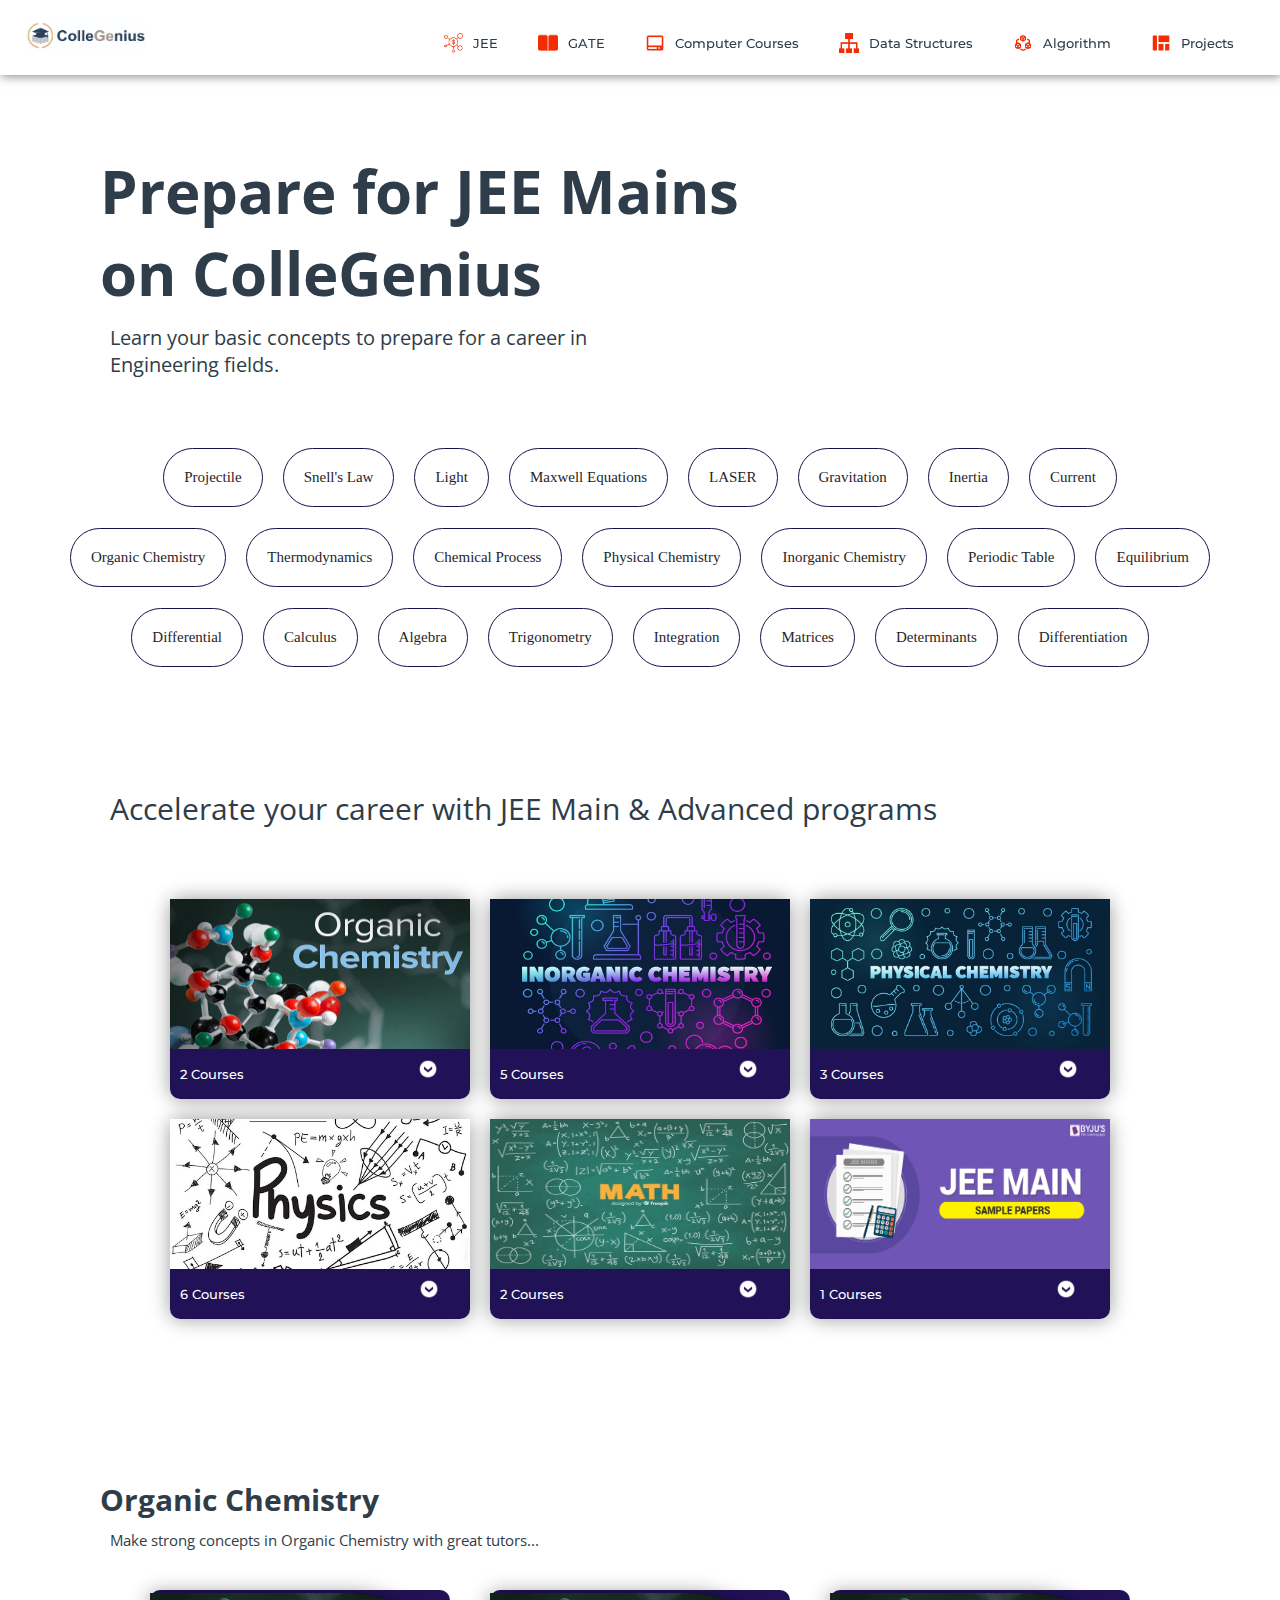
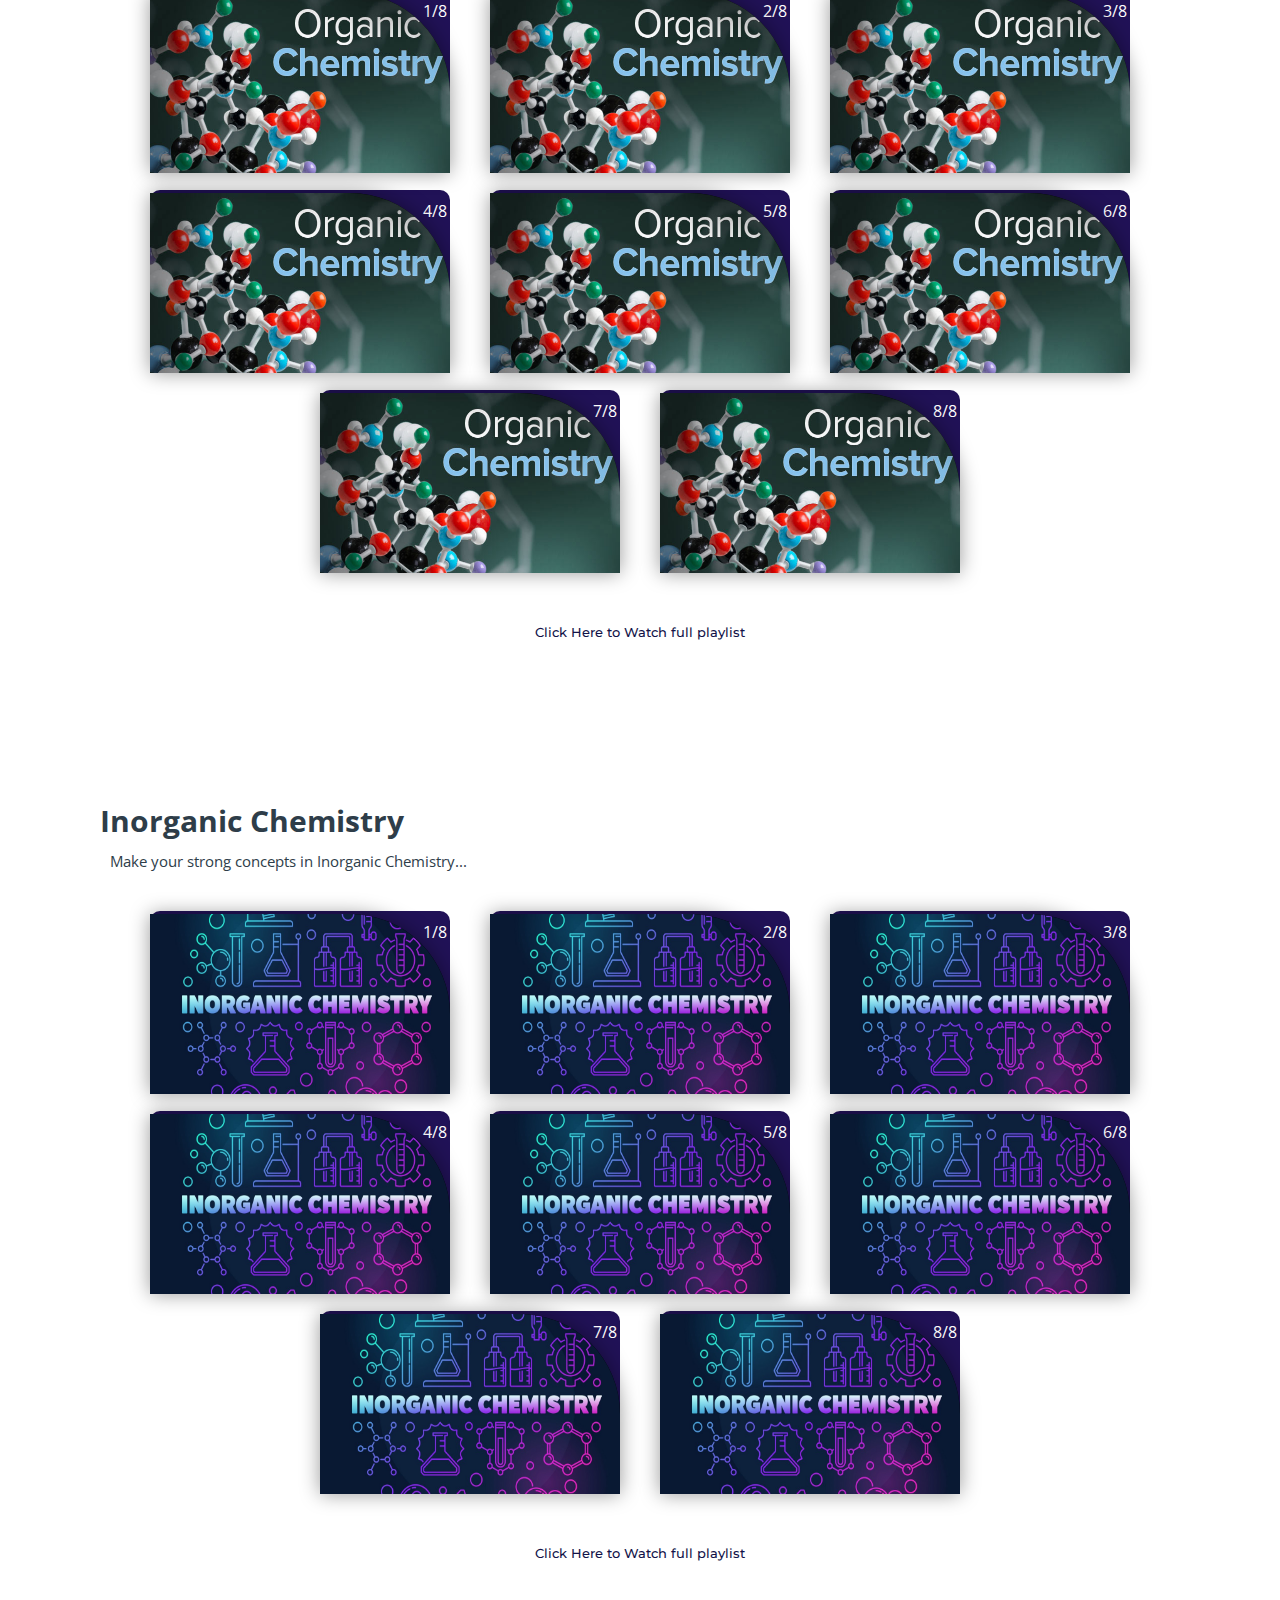
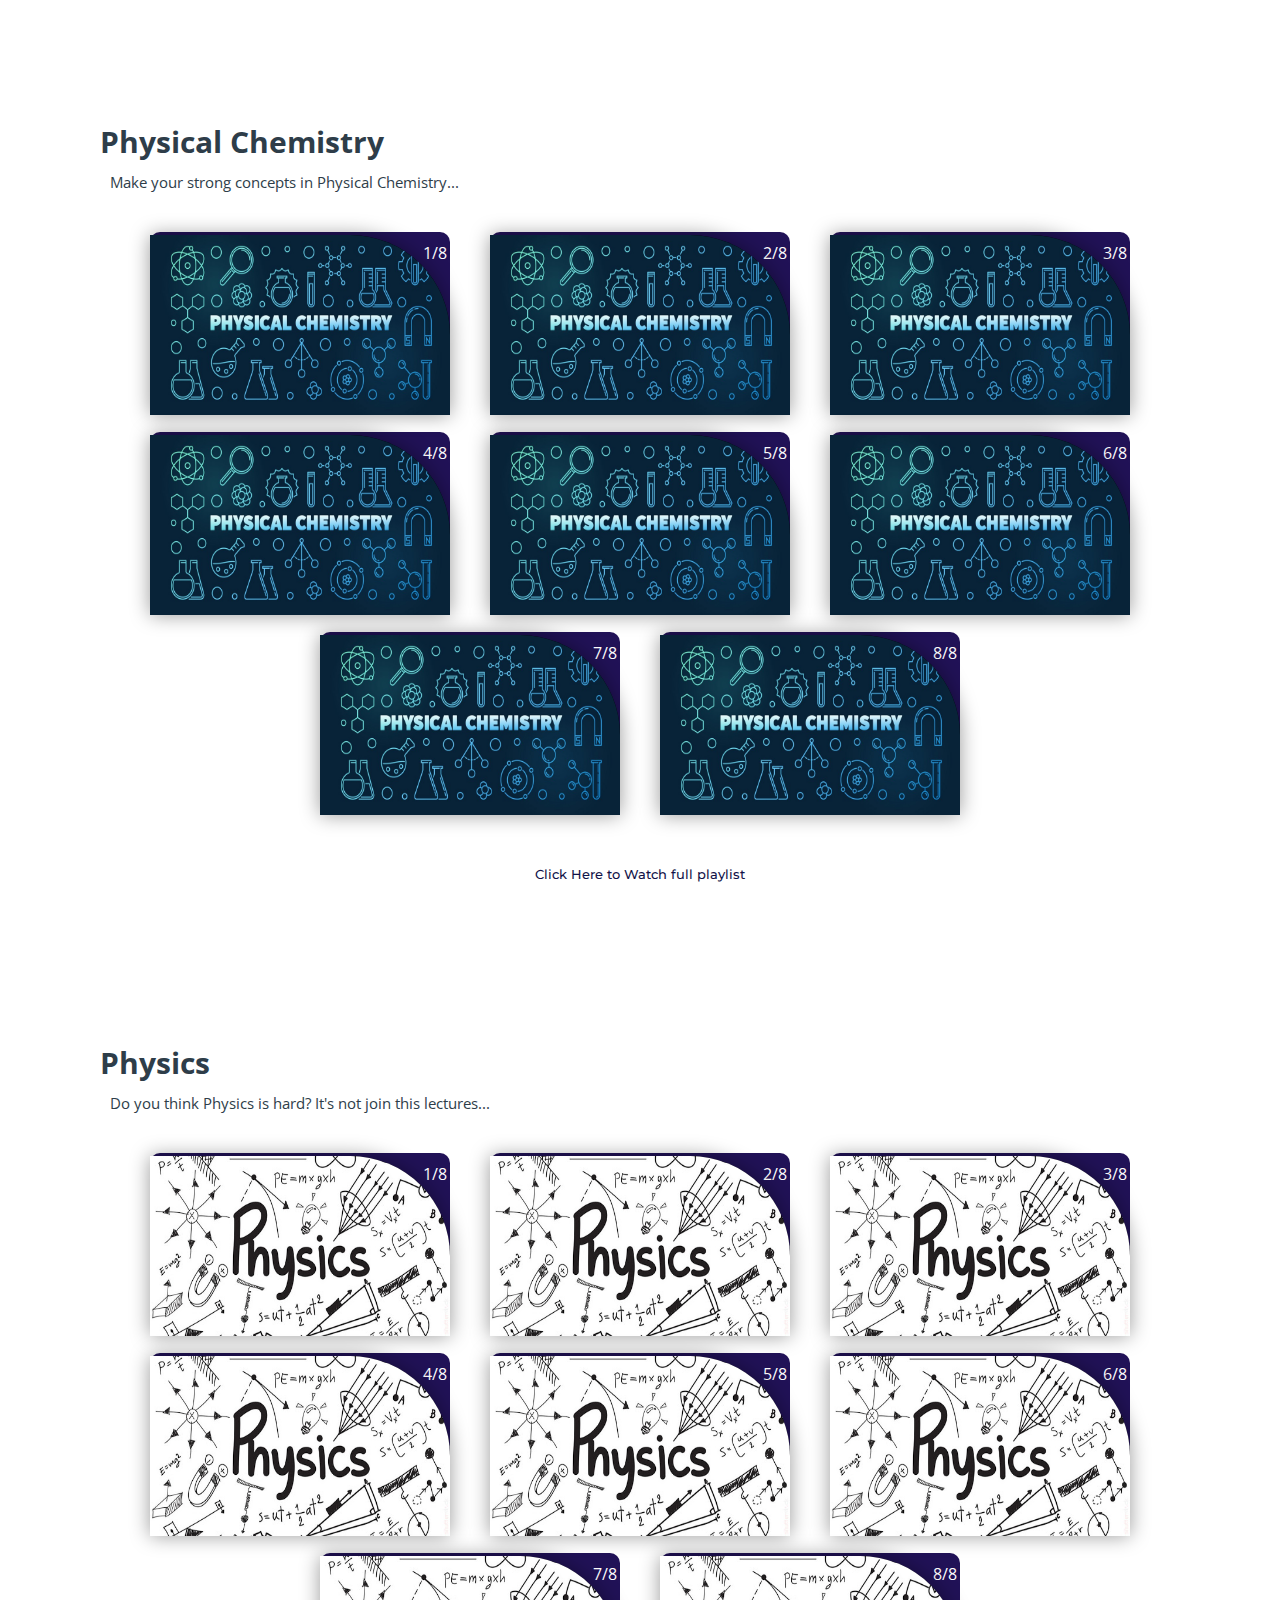
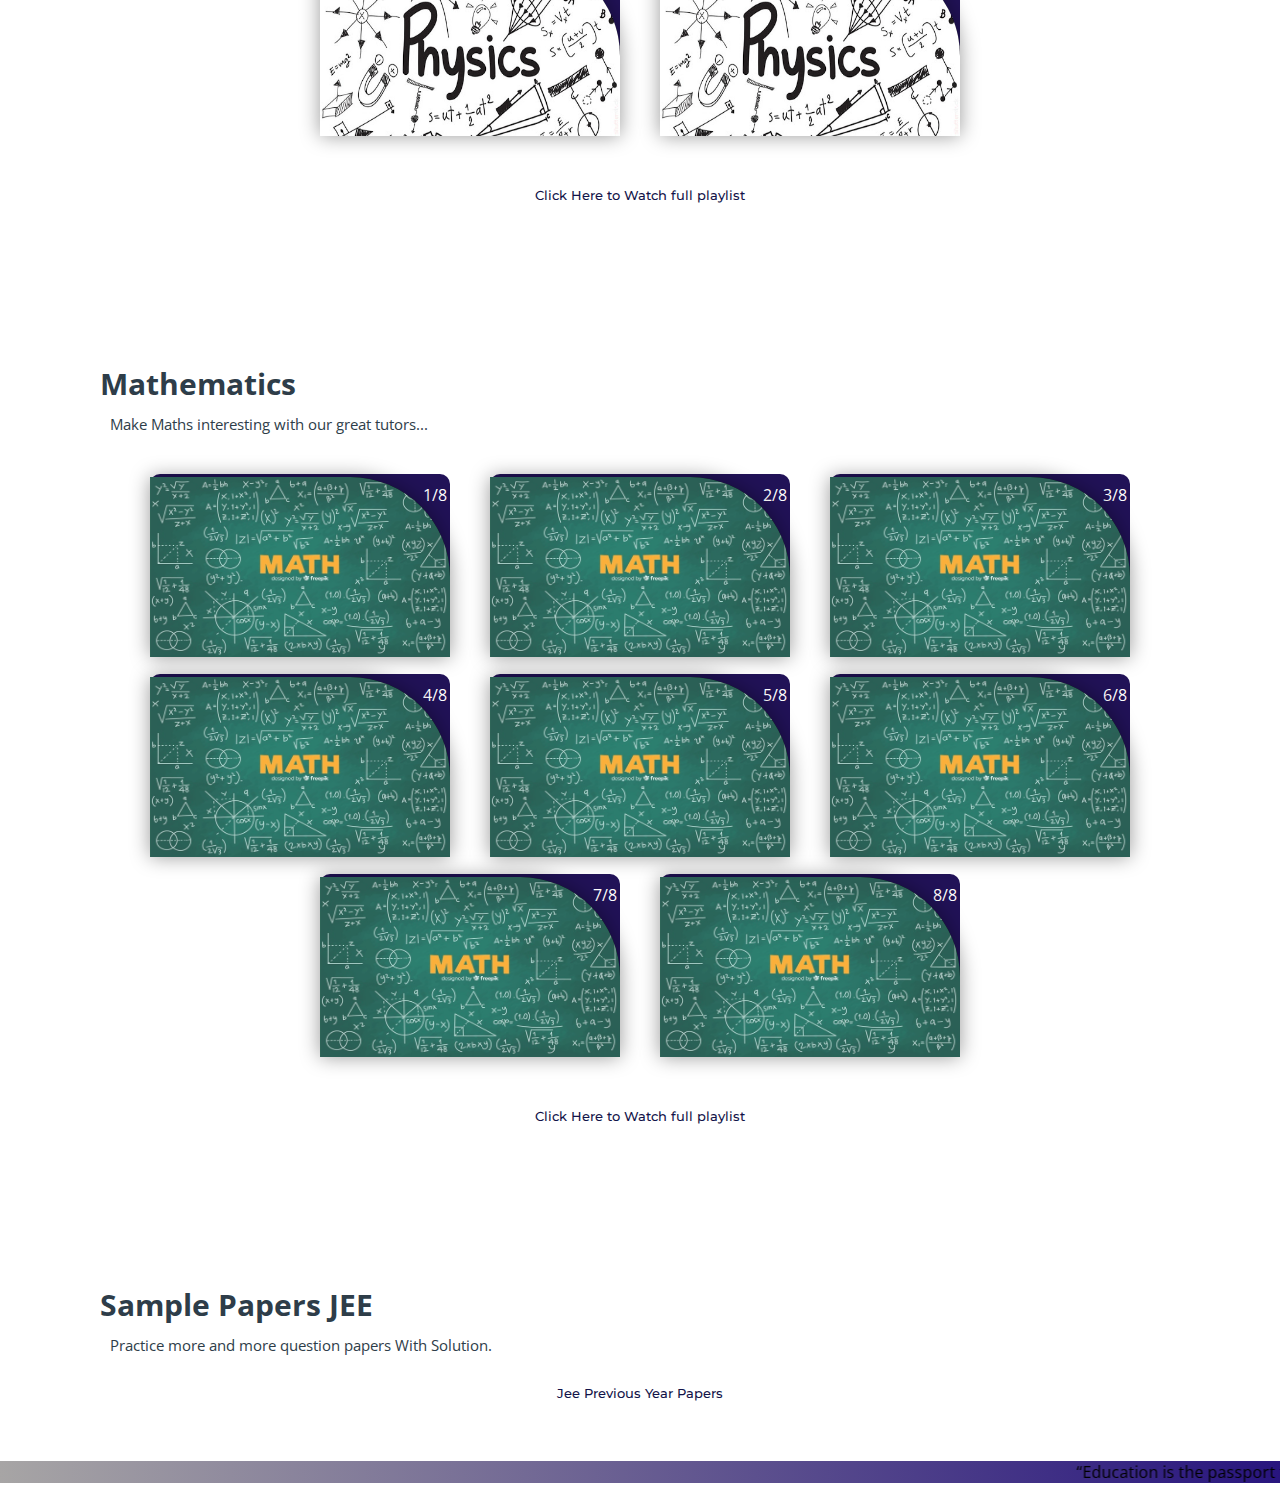
<file: subjects/jee.html>
<!DOCTYPE html>
<html>
<head>
	<link rel="shortcut icon" type="jpg" href="../images/icon/web.jpg">
	<title>Prepare for JEE Mains & Advanced</title>
	<link rel="stylesheet" type="text/css" href="subjects.css">
	<script type="text/javascript" src="../script.js"></script>
</head>
<body>

	<!-- NAVIGATION -->
	<header>
		<div class="nav" id="nav">
			<div id="learned-logo">
			<a href="../index.html"><img src="../images/icon/Logo.jpg" style="width: 120px;"></a></div>
			<div class="switch-tab" id="switch-tab" onclick="switchTAB()"><img src="../images/icon/menu.png"></div>
			<ul id="list-switch">
				<li><a href="#"><img src="../images/courses/d1.png" class="icon">JEE</a></li>
				<li><a href="gate.html"><img src="../images/courses/paper.png" class="icon">GATE</a></li>
				<li><a href="computer_courses.html"><img src="../images/courses/computer.png" class="icon">Computer Courses</a></li>
				<li><a href="computer_courses.html#data"><img src="../images/courses/data.png" class="icon">Data Structures</a></li>
				<li><a href="computer_courses.html#algo"><img src="../images/courses/algo.png" class="icon">Algorithm</a></li>
				<li><a href="computer_courses.html#projects"><img src="../images/courses/projects.png" class="icon">Projects</a></li>
			</ul>
			<div class="search" id="search-switch">
				<input type="text" placeholder="Search" class="srch"><button id="srchbtn"><img src="../images/icon/search.png"></button>
			</div>
		</div>
	</header>

	<div class="title">
		<span>Prepare for JEE Mains <br>on ColleGenius</span>
		<div class="shortdesc">
			<p>Learn your basic concepts to prepare for a career in<br>Engineering fields.</p>
		</div>
	</div>

<!-- Quick Links -->
	<div class="course">
		<div class="cbox">
		<div class="det"><a href="https://en.wikipedia.org/wiki/Projectile" target="_blank">Projectile</a></div>
		<div class="det"><a href="https://en.wikipedia.org/wiki/Snell%27s_law" target="_blank">Snell's Law</a></div>
		<div class="det"><a href="https://en.wikipedia.org/wiki/Light" target="_blank">Light</a></div>
		<div class="det"><a href="https://en.wikipedia.org/wiki/Maxwell%27s_equations" target="_blank">Maxwell Equations</a></div>
		<div class="det"><a href="https://en.wikipedia.org/wiki/Laser" target="_blank">LASER</a></div>
		<div class="det"><a href="https://en.wikipedia.org/wiki/Gravity" target="_blank">Gravitation</a></div>
		<div class="det"><a href="https://en.wikipedia.org/wiki/Inertia" target="_blank">Inertia</a></div>
		<div class="det"><a href="https://en.wikipedia.org/wiki/Current" target="_blank">Current</a></div>
		</div>
		<div class="cbox">
		<div class="det"><a href="#organic">Organic Chemistry</a></div>
		<div class="det"><a href="https://en.wikipedia.org/wiki/Thermodynamics" target="_blank">Thermodynamics</a></div>
		<div class="det"><a href="https://en.wikipedia.org/wiki/Chemical_process" target="_blank">Chemical Process</a></div>
		<div class="det"><a href="#physical">Physical Chemistry</a></div>
		<div class="det"><a href="#inorganic">Inorganic Chemistry</a></div>
		<div class="det"><a href="https://en.wikipedia.org/wiki/Periodic_table" target="_blank">Periodic Table</a></div>
		<div class="det"><a href="https://en.wikipedia.org/wiki/Equilibrium" target="_blank">Equilibrium</a></div>
		</div>
		<div class="cbox">
		<div class="det"><a href="#math">Differential</a></div>
		<div class="det"><a href="#math">Calculus</a></div>
		<div class="det"><a href="#math">Algebra</a></div>
		<div class="det"><a href="#math">Trigonometry</a></div>
		<div class="det"><a href="#math">Integration</a></div>
		<div class="det"><a href="#math">Matrices</a></div>
		<div class="det"><a href="#math">Determinants</a></div>
		<div class="det"><a href="#math">Differentiation</a></div>
		</div>
	</div>

	<div class="inbt">
		Accelerate your career with JEE Main & Advanced programs
	</div>

<!-- COURSES AVAILABLE -->
	<div class="ccard">
	<center>
		<div class="ccardbox">
			<div class="dcard">
				<div class="fpart"><img src="../images/courses/organic.jpg"></div>
				<a href="#organic"><div class="spart">2 Courses <img src="../images/icon/dropdown.png"></div></a>
			</div>
			<div class="dcard">
				<div class="fpart"><img src="../images/courses/inorganic.jpg"></div>
				<a href="#inorganic"><div class="spart">5 Courses <img src="../images/icon/dropdown.png"></div></a>
			</div>
			<div class="dcard">
				<div class="fpart"><img src="../images/courses/physical.jpg"></div>
				<a href="#physical"><div class="spart">3 Courses <img src="../images/icon/dropdown.png"></div></a>
			</div>
		</div>
		<div class="ccardbox">
			<div class="dcard">
				<div class="fpart"><img src="../images/courses/physics.jpg"></div>
				<a href="#physics"><div class="spart">6 Courses <img src="../images/icon/dropdown.png"></div></a>
			</div>
			<div class="dcard">
				<div class="fpart"><img src="../images/courses/math.jpg"></div>
				<a href="#math"><div class="spart">2 Courses <img src="../images/icon/dropdown.png"></div></a>
			</div>
			<div class="dcard">
				<div class="fpart"><img src="../images/courses/paper-download.png"></div>
				<a href="#sample_papers"><div class="spart">1 Courses <img src="../images/icon/dropdown.png"></div></a>
			</div>
		</div>
	</center>
	</div>

<!-- VIDEOS SECTION -->
	<div class="title2" id="organic">
		<span>Organic Chemistry</span>
		<div class="shortdesc2">
			<p>Make strong concepts in Organic Chemistry with great tutors...</p>
		</div>
	</div>
	
	<center>
		<div class="ccardbox2">
			<div class="dcard2"><span class="tag" >1/8</span>
				<div class="fpart2"><img src="../images/courses/organic.jpg">
					<iframe src="https://www.youtube.com/embed/bSMx0NS0XfY" frameborder="0" allow="accelerometer; autoplay; encrypted-media; gyroscope; picture-in-picture" allowfullscreen></iframe>
				</div>
			</div>
			<div class="dcard2"><span class="tag" >2/8</span>
				<div class="fpart2"><img src="../images/courses/organic.jpg">
					<iframe src="https://www.youtube.com/embed/bSMx0NS0XfY" frameborder="0" allow="accelerometer; autoplay; encrypted-media; gyroscope; picture-in-picture" allowfullscreen></iframe>
				</div>
			</div>
			<div class="dcard2"><span class="tag" >3/8</span>
				<div class="fpart2"><img src="../images/courses/organic.jpg">
					<iframe src="https://www.youtube.com/embed/bSMx0NS0XfY" frameborder="0" allow="accelerometer; autoplay; encrypted-media; gyroscope; picture-in-picture" allowfullscreen></iframe>
				</div>
			</div>
			<div class="dcard2"><span class="tag" >4/8</span>
				<div class="fpart2"><img src="../images/courses/organic.jpg">
					<iframe src="https://www.youtube.com/embed/bSMx0NS0XfY" frameborder="0" allow="accelerometer; autoplay; encrypted-media; gyroscope; picture-in-picture" allowfullscreen></iframe>
				</div>
			</div>
		
			<div class="dcard2"><span class="tag" >5/8</span>
				<div class="fpart2"><img src="../images/courses/organic.jpg">
					<iframe src="https://www.youtube.com/embed/bSMx0NS0XfY" frameborder="0" allow="accelerometer; autoplay; encrypted-media; gyroscope; picture-in-picture" allowfullscreen></iframe>
				</div>
			</div>
			<div class="dcard2"><span class="tag" >6/8</span>
				<div class="fpart2"><img src="../images/courses/organic.jpg">
					<iframe src="https://www.youtube.com/embed/bSMx0NS0XfY" frameborder="0" allow="accelerometer; autoplay; encrypted-media; gyroscope; picture-in-picture" allowfullscreen></iframe>
				</div>
			</div>
			<div class="dcard2"><span class="tag" >7/8</span>
				<div class="fpart2"><img src="../images/courses/organic.jpg">
					<iframe src="https://www.youtube.com/embed/bSMx0NS0XfY" frameborder="0" allow="accelerometer; autoplay; encrypted-media; gyroscope; picture-in-picture" allowfullscreen></iframe>
				</div>
			</div>
			<div class="dcard2"><span class="tag" >8/8</span>
				<div class="fpart2"><img src="../images/courses/organic.jpg">
					<iframe src="https://www.youtube.com/embed/bSMx0NS0XfY" frameborder="0" allow="accelerometer; autoplay; encrypted-media; gyroscope; picture-in-picture" allowfullscreen></iframe>
				</div>
			</div>
		</div>
	</center>

<br><br>
	<div class="click-me">
		<a href="https://www.youtube.com/watch?v=bSMx0NS0XfY&list=PL8dPuuaLjXtONguuhLdVmq0HTKS0jksS4" target="_blank">Click Here to Watch full playlist</a>
	</div>

<!-- VIDEOS SECTION -->

	<div class="title2" id="inorganic">
		<span>Inorganic Chemistry</span>
		<div class="shortdesc2">
			<p>Make your strong concepts in Inorganic Chemistry...</p>
		</div>
	</div>
	<center>
		<div class="ccardbox2">
			<div class="dcard2"><span class="tag" >1/8</span>
				<div class="fpart2"><img src="../images/courses/inorganic.jpg">
					<iframe src="https://www.youtube.com/embed/2B8CRyfGLo4" frameborder="0" allow="accelerometer; autoplay; encrypted-media; gyroscope; picture-in-picture" allowfullscreen></iframe>
				</div>
			</div>
			<div class="dcard2"><span class="tag" >2/8</span>
				<div class="fpart2"><img src="../images/courses/inorganic.jpg">
					<iframe src="https://www.youtube.com/embed/2B8CRyfGLo4" frameborder="0" allow="accelerometer; autoplay; encrypted-media; gyroscope; picture-in-picture" allowfullscreen></iframe>
				</div>
			</div>
			<div class="dcard2"><span class="tag" >3/8</span>
				<div class="fpart2"><img src="../images/courses/inorganic.jpg">
					<iframe src="https://www.youtube.com/embed/2B8CRyfGLo4" frameborder="0" allow="accelerometer; autoplay; encrypted-media; gyroscope; picture-in-picture" allowfullscreen></iframe>
				</div>
			</div>
			<div class="dcard2"><span class="tag" >4/8</span>
				<div class="fpart2"><img src="../images/courses/inorganic.jpg">
					<iframe src="https://www.youtube.com/embed/2B8CRyfGLo4" frameborder="0" allow="accelerometer; autoplay; encrypted-media; gyroscope; picture-in-picture" allowfullscreen></iframe>
				</div>
			</div>
		
			<div class="dcard2"><span class="tag" >5/8</span>
				<div class="fpart2"><img src="../images/courses/inorganic.jpg">
					<iframe src="https://www.youtube.com/embed/2B8CRyfGLo4" frameborder="0" allow="accelerometer; autoplay; encrypted-media; gyroscope; picture-in-picture" allowfullscreen></iframe>
				</div>
			</div>
			<div class="dcard2"><span class="tag" >6/8</span>
				<div class="fpart2"><img src="../images/courses/inorganic.jpg">
					<iframe src="https://www.youtube.com/embed/2B8CRyfGLo4" frameborder="0" allow="accelerometer; autoplay; encrypted-media; gyroscope; picture-in-picture" allowfullscreen></iframe>
				</div>
			</div>
			<div class="dcard2"><span class="tag" >7/8</span>
				<div class="fpart2"><img src="../images/courses/inorganic.jpg">
					<iframe src="https://www.youtube.com/embed/2B8CRyfGLo4" frameborder="0" allow="accelerometer; autoplay; encrypted-media; gyroscope; picture-in-picture" allowfullscreen></iframe>
				</div>
			</div>
			<div class="dcard2"><span class="tag" >8/8</span>
				<div class="fpart2"><img src="../images/courses/inorganic.jpg">
					<iframe src="https://www.youtube.com/embed/Iuo9PpGE04Y" frameborder="0" allow="accelerometer; autoplay; encrypted-media; gyroscope; picture-in-picture" allowfullscreen></iframe>
				</div>
			</div>
		</div>
	</center>
<br><br>
	<div class="click-me">
		<a href="https://www.youtube.com/watch?v=2B8CRyfGLo4" target="_blank">Click Here to Watch full playlist</a>
	</div>

<!-- VIDEOS SECTION -->

	<div class="title2" id="physical">
		<span>Physical Chemistry</span>
		<div class="shortdesc2">
			<p>Make your strong concepts in Physical Chemistry...</p>
		</div>
	</div>
	<center>
		<div class="ccardbox2">
			<div class="dcard2"><span class="tag" >1/8</span>
				<div class="fpart2"><img src="../images/courses/physical.jpg">
					<iframe src="https://www.youtube.com/embed/2y4cf47I21A" frameborder="0" allow="accelerometer; autoplay; encrypted-media; gyroscope; picture-in-picture" allowfullscreen></iframe>
				</div>
			</div>
			<div class="dcard2"><span class="tag" >2/8</span>
				<div class="fpart2"><img src="../images/courses/physical.jpg">
					<iframe src="https://www.youtube.com/embed/2y4cf47I21A" frameborder="0" allow="accelerometer; autoplay; encrypted-media; gyroscope; picture-in-picture" allowfullscreen></iframe>
				</div>
			</div>
			<div class="dcard2"><span class="tag" >3/8</span>
				<div class="fpart2"><img src="../images/courses/physical.jpg">
					<iframe src="https://www.youtube.com/embed/2y4cf47I21A" frameborder="0" allow="accelerometer; autoplay; encrypted-media; gyroscope; picture-in-picture" allowfullscreen></iframe>
				</div>
			</div>
			<div class="dcard2"><span class="tag" >4/8</span>
				<div class="fpart2"><img src="../images/courses/physical.jpg">
					<iframe src="https://www.youtube.com/embed/2y4cf47I21A" frameborder="0" allow="accelerometer; autoplay; encrypted-media; gyroscope; picture-in-picture" allowfullscreen></iframe>
				</div>
			</div>
		
			<div class="dcard2"><span class="tag" >5/8</span>
				<div class="fpart2"><img src="../images/courses/physical.jpg">
					<iframe src="https://www.youtube.com/embed/2y4cf47I21A" frameborder="0" allow="accelerometer; autoplay; encrypted-media; gyroscope; picture-in-picture" allowfullscreen></iframe>
				</div>
			</div>
			<div class="dcard2"><span class="tag" >6/8</span>
				<div class="fpart2"><img src="../images/courses/physical.jpg">
					<iframe src="https://www.youtube.com/embed/2y4cf47I21A" frameborder="0" allow="accelerometer; autoplay; encrypted-media; gyroscope; picture-in-picture" allowfullscreen></iframe>
				</div>
			</div>
			<div class="dcard2"><span class="tag" >7/8</span>
				<div class="fpart2"><img src="../images/courses/physical.jpg">
					<iframe src="https://www.youtube.com/embed/2y4cf47I21A" frameborder="0" allow="accelerometer; autoplay; encrypted-media; gyroscope; picture-in-picture" allowfullscreen></iframe>
				</div>
			</div>
			<div class="dcard2"><span class="tag" >8/8</span>
				<div class="fpart2"><img src="../images/courses/physical.jpg">
					<iframe src="https://www.youtube.com/embed/2y4cf47I21A" frameborder="0" allow="accelerometer; autoplay; encrypted-media; gyroscope; picture-in-picture" allowfullscreen></iframe>
				</div>
			</div>
		</div>
	</center>
<br><br>
	<div class="click-me">
		<a href="https://youtu.be/2y4cf47I21A" target="_blank">Click Here to Watch full playlist</a>
	</div>


<!-- VIDEOS SECTION -->

	<div class="title2" id="physics">
		<span>Physics</span>
		<div class="shortdesc2">
			<p>Do you think Physics is hard? It's not join this lectures...</p>
		</div>
	</div>
	<center>
		<div class="ccardbox2">
			<div class="dcard2"><span class="tag" >1/8</span>
				<div class="fpart2"><img src="../images/courses/physics.jpg">
					<iframe src="https://www.youtube.com/embed/FYE0YYuAyu0" frameborder="0" allow="accelerometer; autoplay; encrypted-media; gyroscope; picture-in-picture" allowfullscreen></iframe>
				</div>
			</div>
			<div class="dcard2"><span class="tag" >2/8</span>
				<div class="fpart2"><img src="../images/courses/physics.jpg">
					<iframe src="https://www.youtube.com/embed/FYE0YYuAyu0" frameborder="0" allow="accelerometer; autoplay; encrypted-media; gyroscope; picture-in-picture" allowfullscreen></iframe>
				</div>
			</div>
			<div class="dcard2"><span class="tag" >3/8</span>
				<div class="fpart2"><img src="../images/courses/physics.jpg">
					<iframe src="https://www.youtube.com/embed/FYE0YYuAyu0" frameborder="0" allow="accelerometer; autoplay; encrypted-media; gyroscope; picture-in-picture" allowfullscreen></iframe>
				</div>
			</div>
			<div class="dcard2"><span class="tag" >4/8</span>
				<div class="fpart2"><img src="../images/courses/physics.jpg">
					<iframe src="https://www.youtube.com/embed/FYE0YYuAyu0" frameborder="0" allow="accelerometer; autoplay; encrypted-media; gyroscope; picture-in-picture" allowfullscreen></iframe>
				</div>
			</div>
		
			<div class="dcard2"><span class="tag" >5/8</span>
				<div class="fpart2"><img src="../images/courses/physics.jpg">
					<iframe src="https://www.youtube.com/embed/FYE0YYuAyu0" frameborder="0" allow="accelerometer; autoplay; encrypted-media; gyroscope; picture-in-picture" allowfullscreen></iframe>
				</div>
			</div>
			<div class="dcard2"><span class="tag" >6/8</span>
				<div class="fpart2"><img src="../images/courses/physics.jpg">
					<iframe src="https://www.youtube.com/embed/FYE0YYuAyu0" frameborder="0" allow="accelerometer; autoplay; encrypted-media; gyroscope; picture-in-picture" allowfullscreen></iframe>
				</div>
			</div>
			<div class="dcard2"><span class="tag" >7/8</span>
				<div class="fpart2"><img src="../images/courses/physics.jpg">
					<iframe src="https://www.youtube.com/embed/FYE0YYuAyu0" frameborder="0" allow="accelerometer; autoplay; encrypted-media; gyroscope; picture-in-picture" allowfullscreen></iframe>
				</div>
			</div>
			<div class="dcard2"><span class="tag" >8/8</span>
				<div class="fpart2"><img src="../images/courses/physics.jpg">
					<iframe src="https://www.youtube.com/embed/FYE0YYuAyu0" frameborder="0" allow="accelerometer; autoplay; encrypted-media; gyroscope; picture-in-picture" allowfullscreen></iframe>
				</div>
			</div>
		</div>
	</center>
<br><br>
	<div class="click-me">
		<a href="https://youtu.be/FYE0YYuAyu0" target="_blank">Click Here to Watch full playlist</a>
	</div>

<!-- VIDEOS SECTION -->

	<div class="title2" id="math">
		<span>Mathematics</span>
		<div class="shortdesc2">
			<p>Make Maths interesting with our great tutors...</p>
		</div>
	</div>
	<center>
		<div class="ccardbox2">
			<div class="dcard2"><span class="tag" >1/8</span>
				<div class="fpart2"><img src="../images/courses/math.jpg">
					<iframe src="https://www.youtube.com/embed/xxGyTHWrHZg" frameborder="0" allow="accelerometer; autoplay; encrypted-media; gyroscope; picture-in-picture" allowfullscreen></iframe>
				</div>
			</div>
			<div class="dcard2"><span class="tag" >2/8</span>
				<div class="fpart2"><img src="../images/courses/math.jpg">
					<iframe src="https://www.youtube.com/embed/xxGyTHWrHZg" frameborder="0" allow="accelerometer; autoplay; encrypted-media; gyroscope; picture-in-picture" allowfullscreen></iframe>
				</div>
			</div>
			<div class="dcard2"><span class="tag" >3/8</span>
				<div class="fpart2"><img src="../images/courses/math.jpg">
					<iframe src="https://www.youtube.com/embed/xxGyTHWrHZg" frameborder="0" allow="accelerometer; autoplay; encrypted-media; gyroscope; picture-in-picture" allowfullscreen></iframe>
				</div>
			</div>
			<div class="dcard2"><span class="tag" >4/8</span>
				<div class="fpart2"><img src="../images/courses/math.jpg">
					<iframe src="https://www.youtube.com/embed/xxGyTHWrHZg" frameborder="0" allow="accelerometer; autoplay; encrypted-media; gyroscope; picture-in-picture" allowfullscreen></iframe>
				</div>
			</div>
		
			<div class="dcard2"><span class="tag" >5/8</span>
				<div class="fpart2"><img src="../images/courses/math.jpg">
					<iframe src="https://www.youtube.com/embed/xxGyTHWrHZg" frameborder="0" allow="accelerometer; autoplay; encrypted-media; gyroscope; picture-in-picture" allowfullscreen></iframe>
				</div>
			</div>
			<div class="dcard2"><span class="tag" >6/8</span>
				<div class="fpart2"><img src="../images/courses/math.jpg">
					<iframe src="https://www.youtube.com/embed/xxGyTHWrHZg" frameborder="0" allow="accelerometer; autoplay; encrypted-media; gyroscope; picture-in-picture" allowfullscreen></iframe>
				</div>
			</div>
			<div class="dcard2"><span class="tag" >7/8</span>
				<div class="fpart2"><img src="../images/courses/math.jpg">
					<iframe src="https://www.youtube.com/embed/xxGyTHWrHZg" frameborder="0" allow="accelerometer; autoplay; encrypted-media; gyroscope; picture-in-picture" allowfullscreen></iframe>
				</div>
			</div>
			<div class="dcard2"><span class="tag" >8/8</span>
				<div class="fpart2"><img src="../images/courses/math.jpg">
					<iframe src="https://www.youtube.com/embed/xxGyTHWrHZg" frameborder="0" allow="accelerometer; autoplay; encrypted-media; gyroscope; picture-in-picture" allowfullscreen></iframe>
				</div>
			</div>
		</div>
	</center>

<br><br>
	<div class="click-me">
		<a href="https://youtu.be/xxGyTHWrHZg" target="_blank">Click Here to Watch full playlist</a>
	</div>


<!-- SAMPLE PAPERS -->
	<div class="title2" id="sample_papers">
		<span>Sample Papers JEE</span>
		<div class="shortdesc2">
			<p>Practice more and more question papers With Solution.</p>
		</div>
	</div>
	<div class="click-me">
		<a href="https://www.mathongo.com/iit-jee/jee-main-previous-year-question-paper" target="_blank">Jee Previous Year Papers</a>
	</div>
	<marquee style="background: linear-gradient(to right, #a7a5a5, #28157e); margin-top: 50px;" direction="left" onmouseover="this.stop()" onmouseout="this.start()" scrollamount="20"><div class="marqu">“Education is the passport to the future, for tomorrow belongs to those who prepare for it today.” “Your attitude, not your aptitude, will determine your altitude.” “If you think education is expensive, try ignorance.” “The only person who is educated is the one who has learned how to learn …and change.”</div></marquee>

</body>
</html>
</file>
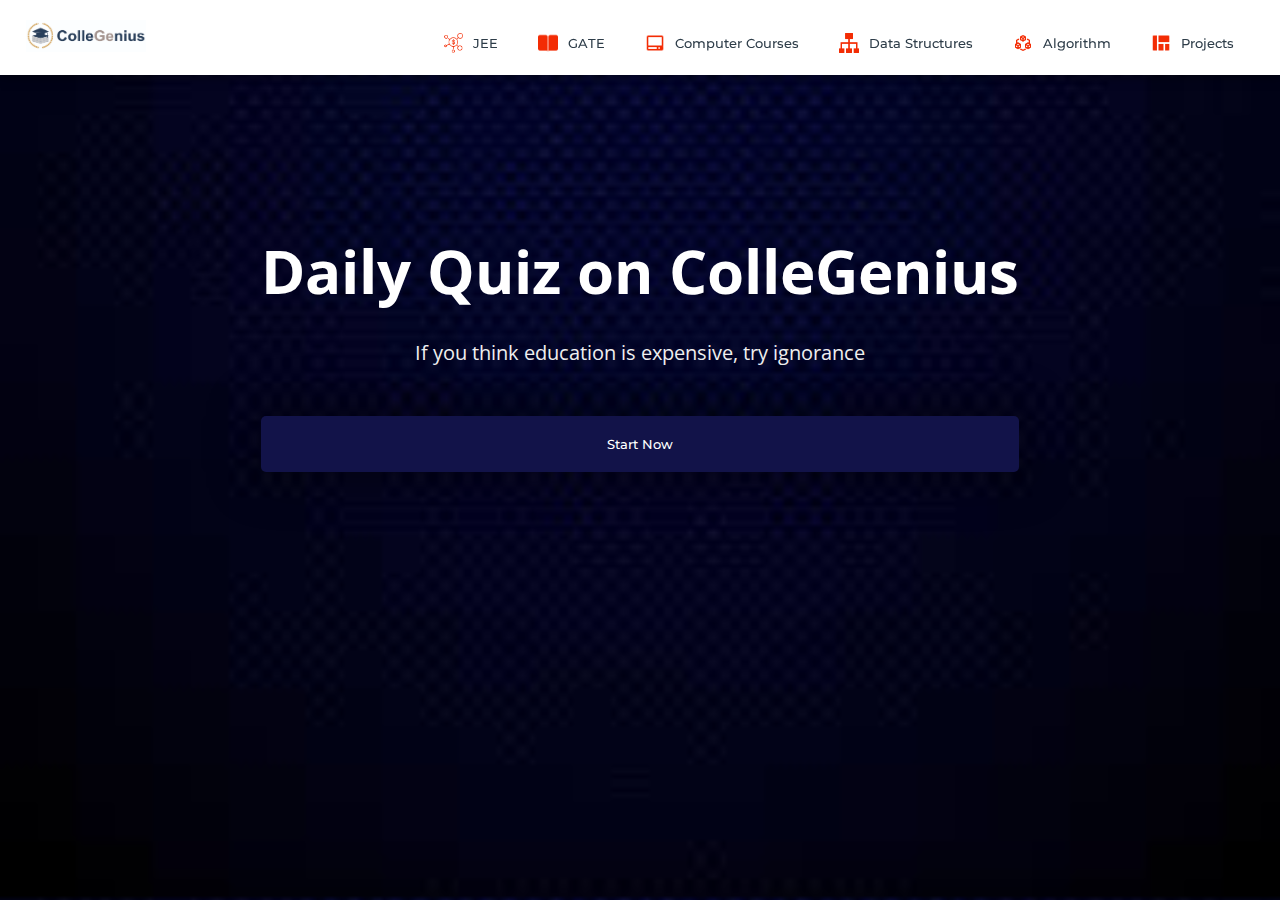
<file: subjects/quiz.html>
<!DOCTYPE html>
<html>
<head>
	<link rel="shortcut icon" type="jpg" href="../images/icon/web.jpg">
	<title>Quiz on ColleGenius</title>
	<link rel="stylesheet" type="text/css" href="quizStyle.css">
	<script type="text/javascript" src="../script.js"></script>
</head>
<body>
	
<!-- NAVIGATION -->
	<header>
		<div class="nav" id="nav">
			<div id="learned-logo">
			<a href="../index.html"><img src="../images/icon/Logo.jpg" style="width: 120px;"></a></div>
			<div class="switch-tab" id="switch-tab" onclick="switchTAB()"><img src="../images/icon/menu.png"></div>
			<ul id="list-switch">
				<li><a href="jee.html"><img src="../images/courses/d1.png" class="icon">JEE</a></li>
				<li><a href="gate.html"><img src="../images/courses/paper.png" class="icon">GATE</a></li>
				<li><a href="computer_courses.html"><img src="../images/courses/computer.png" class="icon">Computer Courses</a></li>
				<li><a href="computer_courses.html#data"><img src="../images/courses/data.png" class="icon">Data Structures</a></li>
				<li><a href="computer_courses.html#algo"><img src="../images/courses/algo.png" class="icon">Algorithm</a></li>
				<li><a href="computer_courses.html#projects"><img src="../images/courses/projects.png" class="icon">Projects</a></li>
			</ul>
			<div class="search" id="search-switch">
				<input type="search" placeholder="Search" class="srch"><button id="srchbtn"><img src="../images/icon/search.png"></button>
			</div>
		</div>
	</header>
	

<!-- MAIN Heading of Page -->
	<div class="title" id="title">
		<span>Daily Quiz on ColleGenius</span>
		<div class="shortdesc"><br>
			<p>If you think education is expensive, try ignorance</p>
		</div>
		<button onclick="startquiz()">Start Now</button>
	</div>


<div class="panel" id="panel">
	
	<div class="left-side" id="left">
		<ul>
			<li onclick="quizt(1)">HOME</li>
			<li onclick="quizt(2)">JEE Mains</li>
			<li onclick="quizt(3)">JEE Advanced</li>
			<li onclick="quizt(4)">GATE</li>
			<li onclick="quizt(5)">C/C++</li>
			<li onclick="quizt(6)">Java</li>
			<li onclick="quizt(7)">Python</li>
			<li onclick="quizt(8)">JavaScript</li>
			<li onclick="quizt(9)">Data Structures</li>
			<li onclick="quizt(10)">Algorithm</li>
			<li onclick="quizt(11)">Interview Questions</li>
		</ul>
	</div>

	<div class="right-side" id="right">
		<div id="quiz-container">
			
			<div id="f1"><div class="quiz-frame main-frame"></div></div>

			<div id="f2"><iframe class="quiz-frame" src="https://docs.google.com/forms/d/e/1FAIpQLSe3hXLPuiQGqj1n3IeeAzM8YLNpgJIIk_zfteoEdWka4X3wxQ/viewform?embedded=true" frameborder="0" marginheight="0" marginwidth="0">Loading…</iframe></div>
			
			<div id="f3"><iframe class="quiz-frame" src="https://docs.google.com/forms/d/e/1FAIpQLSeVTLsd_AqZGpbIMnZRm20OKrjjiYSirWBjfCHpWtAsMQU--g/viewform?embedded=true" frameborder="0" marginheight="0" marginwidth="0">Loading…</iframe></div>
			
			<div id="f4"><iframe class="quiz-frame" src="https://docs.google.com/forms/d/e/1FAIpQLSdjSKZhQp5jqqR34zD_uWMtgXr18F9pdK6YqcafLSP6J7VZjw/viewform?embedded=true" frameborder="0" marginheight="0" marginwidth="0">Loading…</iframe></div>

			<div id="f5"><iframe class="quiz-frame" src="https://docs.google.com/forms/d/e/1FAIpQLSe1xs1-41MAbLN7KkXrJwtGdbl5ydxe_vX_nmFRjf6c0wtYkA/viewform?embedded=true"  frameborder="0" marginheight="0" marginwidth="0">Loading…</iframe></iframe></div>
			
			<div id="f6"><iframe class="quiz-frame" src="https://docs.google.com/forms/d/e/1FAIpQLSdHFDm_BakVxro_zJI78OF2OLJpXgDzzaAVMHD9hptWlXBSpA/viewform?embedded=true" frameborder="0" marginheight="0" marginwidth="0">Loading…</iframe></div>
			
			<div id="f7"><iframe class="quiz-frame" src="https://docs.google.com/forms/d/e/1FAIpQLSdgD7yFEJtqpkImDiLAaQ7w9VcsO688gr1V3Gl7FqwM5yXtWQ/viewform?embedded=true" frameborder="0" marginheight="0" marginwidth="0">Loading…</iframe></div>

			<div id="f8"><iframe class="quiz-frame" src="https://docs.google.com/forms/d/e/1FAIpQLSchDBnai_Aup7YFJQegg4z-qoB338p010VgZRxBYDT17xoRew/viewform?embedded=true" frameborder="0" marginheight="0" marginwidth="0">Loading…</iframe></div>

			<div id="f9"><iframe class="quiz-frame" src="https://docs.google.com/forms/d/e/1FAIpQLSfY5oIAz4R9Ty-LBpx7h4th6OJ0-RkrxIlLslRV4NjwwW8_uw/viewform?embedded=true" frameborder="0" marginheight="0" marginwidth="0">Loading…</iframe></div>
			
			<div id="f10"><iframe class="quiz-frame" src="https://docs.google.com/forms/d/e/1FAIpQLSflwS89sG7H98J9vFgFqJgsKaZ5gpq3yUlOiW3up7RQQ-qRnw/viewform?embedded=true" frameborder="0" marginheight="0" marginwidth="0">Loading…</iframe></div>

			<div id="f11"><iframe class="quiz-frame" src="https://docs.google.com/forms/d/e/1FAIpQLSe_aS8-CMNFdUzI1UE73zahC2bmMwJkmB6FJXPIeKbLIBqB4Q/viewform?embedded=true" frameborder="0" marginheiclass="quiz-frame" ght="0" marginwidth="0">Loading…</iframe></div>

		</div>
	</div>

</div>

	<script type="text/javascript" src="../script.js"></script>
</body>
</html>
</file>
<file: loginStyle.css>
* {
	margin: 0;
	padding: 0;
	font-family: sans-serif;
}

body {
	background-image: linear-gradient(rgba(0,0,0,0),rgba(0,0,0,0.5)),url("https://cdn-blog.novoresume.com/articles/web-developer-resume/bg.png");
	background-size: cover;
	background-attachment: fixed;
	display: flex;
	justify-content: center;
}
.logo {
	display: flex;
	justify-content: center;
}
.logo img {
	width: 100px;
}
.form-box
{
	width: 380px;
	height: 500px;
	position: relative;
	margin: 6% auto;
	background: #fff8;
	padding: 5px;
	border-radius: 5px;
	overflow: hidden;
	box-shadow: 0px 0px 100px rgba(0,0,0,0.4);
}

.button-box
{
	width: 220px;
	margin: 35px auto;
	position: relative;
	box-shadow: 0 0 20px 9px rgba(0,0,0,.1);
	border-radius: 30px;
}

.toggle-btn
{
	padding: 10px 30px;
	cursor: pointer;
	background: transparent;
	position: relative;
	border: 0;
	outline: none;
}

#btn
{
	top: 0;
	left: 0;
	position: absolute;
	width: 110px;
	height: 100%;
	background: linear-gradient(to right, #211257, #211257);
	border-radius: 30px;
	transition: 0.5s;
}
.social-icons
{
	margin: 30px auto;
	text-align: center;
}
.social-icons img
{
	width: 30px;
	margin: 0 7px;
	cursor: pointer;
	opacity: 0.85;
}

.input-group
{
	top: 180px;
	position: absolute;
	width: 280px;
	transition: .5s;
	font-size: 13px;
	color: #010101;
}
.inp {
	border-bottom: 1px solid rgba(0,0,0,0.4);
	justify-content: center;
}
.inp img{
	width: 20px;
	padding-right: 10px;
}
.input-field
{
	width: 100%;
	padding: 10px 0;
	margin: 5px 0;
	border-left: 0;
	border-right: 0;
	border-top: 0;
	border-bottom: 1px solid rgba(0,0,0,0.4);
	outline: none;
	background: transparent;
	color: rgba(0,0,0);
}
::placeholder { /* Chrome, Firefox, Opera, Safari 10.1+ */
	color: rgba(0,0,0,0.7);
	/*opacity: 1;  Firefox */
}
#register .input-field {
	color: rgba(0,0,0,0.8);
}
.submit-btn
{
	width: 85%;
	padding: 10px 30px;
	cursor: pointer;
	display: block;
	margin: auto;
	background: linear-gradient(to right, #211257, #211257);
	color: #fff;
	border: 0;
	outline: none;
	border-radius: 30px;
}

.reg-btn {
	background: lightgray;
}
.check-box
{
	cursor: pointer;
	margin: 30px 10px 30px 0;
}

.instead {
	margin-top: 10px;
}
.instead h3 {
    overflow: hidden;
    text-align: center;
    color: rgba(0,0,0,0.6);
}
.instead h3:before,
.instead h3:after {
    background-color: rgba(0,0,0,0.5);
    content: "";
    display: inline-block;
    height: 1px;
    position: relative;
    vertical-align: middle;
    width: 50%;
}
.instead h3:before {
    right: 0.5em;
    margin-left: -50%;
}
.instead h3:after {
    left: 0.5em;
    margin-right: -50%;
}
span
{
	color: rgba(0,0,0,0.8);
	font-size: 12px;
}

#login
{
	left: 50px;
}
#register
{
	left: 450px;
}

.other {
	display: grid;
	justify-content: center;
	margin-top: 250px;
}

.connect {
	display: flex;
	margin: 10px;
	padding: 0px 30px;
	align-items: center;
	text-align: center;
	justify-content: center;
	border: 1px solid lightgray;
	cursor: pointer;
	outline: none;
	/*border-radius: 10px;*/
	background: #fff3;
}
.connect:hover {
	background: #fff8;
}
.connect img {
	padding: 5px;
	width: 25px;
}
.connect span {
	padding: 10px;
	font-size: 15px;
}
</file>
<file: subjects/subjects.css>
@import url('https://fonts.googleapis.com/css?family=Montserrat:500&display=swap');
@import url('https://fonts.googleapis.com/css?family=Dancing+Script&display=swap');
@import url('https://fonts.googleapis.com/css?family=Open+Sans&display=swap');

* {
	box-sizing: border-box;
	margin: 0;
	padding: 0;
}
html {
	scroll-behavior: smooth;
}
body {
	background: #FFF;
	font-family: 'Open Sans', sans-serif;
}

/*SCROLLBAR Styling*/
::-webkit-scrollbar {
  width: 5px;
}
::-webkit-scrollbar-thumb {
  background: #121349;
  border-radius: 5px;
}
::-webkit-scrollbar-thumb:hover {
  background: #121349; 
}

/*NAVIGATION BAR*/
.nav
{
	width: 100%;
	background-color: #fff;
	display: flex;
	flex-wrap: wrap;
	justify-content: space-between;
	align-items: center;
	padding: 20px 2%;
	position: fixed;
	top: 0px;
	z-index: 10;
	box-shadow: 1px 1px 10px rgba(0,0,0,0.5);
}

.nav li, a, button
{
	float: left;
	font-family: "Montserrat", sans-serif;
	font-weight: 500;
	font-size: 13px;
	color: #2E3D49;
	display: block;
	text-decoration: none;
	text-align: center;
}

.nav ul li img {
	width: 20px;
	margin-right: 10px;
	transform: translateY(5px);
	padding-top: 5px;
}

.nav ul li 
{
	list-style: none;
	display: inline-block;
	padding: 0px 20px;
}

.nav ul li a
{
	transition: all 0.3s ease 0s;
}

.nav ul li a:hover
{
	color: #121349;
}

.nav button
{
	padding: 9px 25px;
	background: linear-gradient(to right, #767677, #211257);
	color: #fff;
	border: none;
	border-radius: 5px;
	cursor: pointer;
	outline: none;
	transition: all 0.3s ease 0s;
}
#srchbtn {
	padding: 9px 20px;
}
#srchbtn img {
	width: 15px;
	filter: brightness(100);
}
.nav button:hover
{
	opacity: .9;
}
.nav .search
{
	float: right;
}
.nav .search .srch
{
	font-size: 13px;
	width: 300px;
	border: none;
	outline: none;
	border-bottom: 2px solid #121349;
	padding: 9px;
}
.nav .search button
{
	margin-right: 5px;
	float: right;
	margin-left: 10px;
}
.nav .switch-tab {
	cursor: pointer;
	visibility: hidden;
}
.nav .switch-tab img {
	width: 20px;
}
.nav .check-box {
	cursor: pointer;
	visibility: hidden;
}

/*TITLE*/
.title {
	margin-top: 150px;
	margin-left: 100px;
}
.title span{
	font-weight: 700;
	font-family: 'Open Sans', sans-serif;
	font-size: 60px;
	color: #2E3D49;
}
.title .shortdesc {
	padding: 10px;
	font-family: 'Open Sans', sans-serif;
	font-size: 20px;
	color: #2E3D49;
	margin-bottom: 50px;
}

/*Quick Links*/
.course {
	display: grid;
	justify-content: center;
}

.cbox {
	display: inline-flex;
	flex-wrap: wrap;
	justify-content: center;
}
.cbox .det {
	height: 60px;
	margin: 10px;
	background: #fff;
	cursor: pointer;
	border-radius: 50px;
}
.cbox .det a{
	justify-content: space-around;
	width: 100%;
	padding: 20px;
	border-radius: 50px;
	border: 1px solid #121349;
	font-size: 15px;
	color: #272529;
	font-family: cursive;
	text-decoration: none;
}

.cbox .det a:hover{
	background: linear-gradient(to right, #767677, #211257);
	color: white;
}

.inbt {
	padding: 10px;
	font-family: 'Open Sans', sans-serif;
	font-size: 30px;
	color: #2E3D49;
	margin: 100px;
	margin-bottom: 50px;
}

/*COURSES AVAILABLE*/
.ccard {
	display: flex;
	flex-wrap: wrap;
	justify-content: center;
	align-items: center;
}
.ccardbox {
	display: flex;
	flex-wrap: wrap;
	justify-content: center;
}

.dcard {
	margin: 10px;
	width: 300px;
	height: 200px;
	background: linear-gradient(to right, #211257, #211257);
	border-radius: 10px;
	box-shadow: 0 0 20px rgba(0,0,0,0.4);
}

.dcard .fpart {
	width: inherit;
	height: 150px;
	color: #000;
	text-align: left;
	overflow: hidden;
}
.dcard .fpart img {
	width: 100%;
	height: 100%;
}

.dcard .spart {
	padding: 10px;
	padding-right: 0px;
	color: #fff;
	text-align: left;
	cursor: pointer;
}
.dcard .spart img {
	width: 20px;
	margin-left: 170px;
	cursor: pointer;
	/* transform: rotate(180deg); */
}

.dcard:hover .fpart img{
	transition: .8s ease;
	transform: scale(1.2);
}

/*Small Titles for  Topics*/
.title2 {
	position: relative;
	padding-top: 150px;
	margin-left: 100px;
}
.title2 span{
	font-weight: 700;
	font-family: 'Open Sans', sans-serif;
	font-size: 30px;
	color: #2E3D49;
}
.title2 .shortdesc2 {
	padding: 10px;
	font-family: 'Open Sans', sans-serif;
	font-size: 15px;
	color: #2E3D49;
	margin-bottom: 10px;
}

/*Videos Section*/
.ccardbox2 {
	display: flex;
	justify-content: center;
	flex-wrap: wrap;
}

.dcard2 {
	margin: 20px;
	width: 300px;
	height: 160px;
	background: linear-gradient(to right,#211257, #211257);
	border-radius: 10px;
}
.dcard2:hover .fpart2 img {
	display: none;
}
.dcard2 .fpart2 { 
	width: inherit;
	height: 180px;
	background: #000;
	color: #000;
	text-align: left;
	border-top-right-radius: 100px;
	transform: translateY(-19px);
	box-shadow: 0 0 20px rgba(0,0,0,0.4);
	overflow: hidden;
}
.dcard2 .tag {
	position: relative;
	margin-left: 270px;
	top: 10px;
	color: #fff;
}
.dcard2 .fpart2 img {
	width: 100%;
	height: 100%;
}
.fpart2 iframe {
	height: inherit;
	width: inherit;
}

/*Watch Full Playlist*/
.click-me {
	justify-content: center;
	display: flex;
}
.click-me a {
	color: #121349;
	text-decoration: none;
	transition-duration: .5s;
	padding: 10px;
}
.click-me a:hover {
	background: #121349;
	color: #fff;
}

/*PROJECTS*/
.project-panel {
	/*background: #000;*/
	display: flex;
	flex-wrap: wrap;
	align-items: center;
	justify-content: center;
}
.project-card {
	width: 250px;
	/*height: 220px;*/
	background: #fff;
	margin-right: 10px;
	margin-bottom: 10px;
	border-radius: 5px;
	cursor: pointer;
	box-shadow: 2px 2px 10px rgba(0,0,0,0.3);
}
.project-card img {
	width: inherit;
	/*height: 140px;*/
}
.project-card:hover {
	transform: scale(1.2);
	transition: .5s ease;
}
.project-card:hover .download a{
	visibility: visible;
}
.project-card .info {
	padding: 10px;
}
.project-card .info h4 {
	color: #2E3D49;
}
.project-card .info p {
	font-size: 12px;
}
.download {
	margin-top: 10px;
	display: flex;
	justify-content: center;
}
.download a{
	padding: 5px 10px;
	color: #121349;
	font-size: .8em;
	visibility: hidden;
}
.download:hover a{
	transition: .5s ease;
	background: #121349;
	color: #fff;
}


/*Sample Papers*/

.sample {
	display: flex;
	align-items: center;
	flex-wrap: wrap;
	justify-content: space-around;
}
.lastSample {
	margin-bottom: 100px;
}
.sample ul {
	margin: 20px;
}

.sample ul li{
	padding: 28px;
	list-style: none;
}

.sample ul li a {
	color: #121349;
	width: 300px;
	font-size: 20px;
}

/*Footer*/

footer {
	color: #E5E8EF;
	background: #000D;
	padding: 50px 0; 
}

footer .footer-container {
	max-width: 1300px;
	margin: auto;
	padding: 0 20px;
	display: flex;
	justify-content: space-between;
	align-items: center;
	flex-wrap: wrap-reverse;
}

footer .social-media img{
	width: 22px;
}

footer .logo {
	width: 180px;
	color: #fff;
	font-family: 'Montserrat', cursive;
}
footer .social-media{
	margin: 20px 0;
}

footer .social-media a{
	color: #001a21;
	margin-right: 10px;
	font-size: 22px;
	text-decoration: none;
}

footer .right-col h1{
	font-size: 26px;
}
footer .border{
	width: 100px;
	height: 4px;
	background: linear-gradient(to right, #211257, #211257);
	margin: 2px;
}

footer .newsletter-form {
	display: flex;
	justify-content: center;
	align-items: center;
	flex-wrap: wrap;
}
footer input::placeholder {
  color: white !important;
}
footer .txtb {
	flex: 1;
	padding: 18px 40px;
	font-size: 16px;
	background: #343A40;
	border: none;
	font-weight: 700;
	outline: none;
	border-radius: 5px;
	min-width: 260px;
	margin-top: 20px;
	color: white;
}

footer .btn {
	margin-top: 20px;
	padding: 18px 40px;
	font-size: 16px;
	color: #f1f1f1;
	background: linear-gradient(to right, #211257, #211257);
	border: none;
	font-weight: 700;
	outline: none;
	border-radius: 5px;
	margin-left: 20px;
	cursor: pointer;
	transition: opacity .3s linear;	
}

footer .btn:hover {
	opacity: .7;
}


/*For Responsive Website*/
@media screen and (max-width: 960px) {
	.footer-container {
		max-width: 600px;
	}
	.right-col {
		width: 100%;
		margin-bottom: 60px;
	}
	.left-col {
		width: 100%;
		text-align: center;
	}
	.social-media {
		display: flex;
		justify-content: center;
	}
}

@media screen and (max-width: 700px) {
	footer .btn{
		margin: 0;
		width: 100%;
		margin-top: 20px;
	}
}
@media screen and (max-width: 1366px) {
	.search {
		display: none;
		margin-bottom: 10px;
	}
}

@media screen and (max-width: 1000px) {
	.nav ul, .nav .search {
		display: none;
	}
	.nav #learned-logo {
		transition: 1s ease;
		margin-left: 40%;
		transform: scale(1.5);
	}
	.nav ul li{
		width: 100%;
		margin-bottom: 5px;
	}
	.nav .switch-tab {
		visibility: visible;
	}
	.nav .check-box {
		visibility: visible;
	}
	.search {
		visibility: visible;
		margin: 30px;
		margin-top: 0px;
	}
}
</file>
<file: subjects/quizStyle.css>
@import url('https://fonts.googleapis.com/css?family=Montserrat:500&display=swap');
@import url('https://fonts.googleapis.com/css?family=Dancing+Script&display=swap');
@import url('https://fonts.googleapis.com/css?family=Open+Sans&display=swap');

* {
	box-sizing: border-box;
	margin: 0;
	padding: 0;
}
html {
	scroll-behavior: smooth;
}
body {
	background: url([data-uri]);
	background-size: cover;
	font-family: 'Open Sans', sans-serif;
}

/*Styling SCROLLBAR*/
::-webkit-scrollbar {
  width: 5px;
}
::-webkit-scrollbar-thumb {
  background: #121349;
  border-radius: 5px;
}
::-webkit-scrollbar-thumb:hover {
  background: #121349; 
}

/*NAVIGATION BAR*/
.nav
{
	width: 100%;
	background-color: #fff;
	display: flex;
	flex-wrap: wrap;
	justify-content: space-between;
	align-items: center;
	padding: 20px 2%;
	position: fixed;
	top: 0px;
	z-index: 10;
	box-shadow: 1px 1px 10px rgba(0,0,0,0.5);
}

.nav li, a, button
{
	float: left;
	font-family: "Montserrat", sans-serif;
	font-weight: 500;
	font-size: 13px;
	color: #2E3D49;
	display: block;
	text-decoration: none;
	text-align: center;
}

.nav ul li img {
	width: 20px;
	margin-right: 10px;
	transform: translateY(5px);
	padding-top: 5px;
}

.nav ul li 
{
	list-style: none;
	display: inline-block;
	padding: 0px 20px;
}

.nav ul li a
{
	transition: all 0.3s ease 0s;
}

.nav ul li a:hover
{
	color: #121349;
}

.nav button
{
	padding: 9px 25px;
	background: linear-gradient(to right, #211257, #211257);
	color: #fff;
	border: none;
	border-radius: 5px;
	cursor: pointer;
	outline: none;
	transition: all 0.3s ease 0s;
}
#srchbtn {
	padding: 9px 20px;
}
#srchbtn img {
	width: 15px;
	filter: brightness(100);
}

.nav button:hover
{
	opacity: .9;
}
.nav .search
{
	float: right;
}
.nav .search .srch
{
	font-size: 13px;
	width: 300px;
	border: none;
	outline: none;
	border-bottom: 2px solid #121349;
	padding: 9px;
}

.nav .search button
{
	margin-right: 5px;
	float: right;
	margin-left: 10px;
}
.nav .switch-tab {
	cursor: pointer;
	visibility: hidden;
}
.nav .switch-tab img {
	width: 20px;
}
.nav .check-box {
	cursor: pointer;
	visibility: hidden;
}

/*TITLE*/
.title {
	margin-top: 18%;
	display: grid;
	justify-content: center;
	align-items: center;
}
.title span{
	font-weight: 700;
	font-family: 'Open Sans', sans-serif;
	font-size: 60px;
	/*color: #2E3D49;*/
	color: #fff;
}
.title .shortdesc {
	font-family: 'Open Sans', sans-serif;
	font-size: 20px;
	color: #efefef;
	margin-bottom: 50px;
	text-align: center;
	/*display: none;*/
}

.title button {
	padding: 20px 2%;
	border: none;
	border-radius: 5px;
	color: #fff;
	background: #121349;
	outline: none;
	cursor: pointer;
	box-shadow: 0 0 50px rgba(0,0,0,0.5);
}
.title button:hover {
	box-shadow: 0 0 10px rgba(0,0,0,0.3);
}

/*PANEL*/
.panel {
	display: none;
	width: 100%;
	height: 100vh;
	position: fixed;
}
/*Different Topics Container*/
.left-side {
	background: #FFF;
	height: 100%;
	width: 25%;
	display: flex;
	justify-content: center;
	box-shadow: inset 0 0 20px rgba(0,0,0,0.7),
					0 0 30px rgba(0,0,0,0.5);
}

/*Google Form Container*/
.right-side {
	background: #fff;
	height: 100%;
	width: 75%;
}
.left-side ul {
	margin: 50px;
	margin-top: 150px;
}
.left-side li {
	list-style-type: none;
	cursor: pointer;
	color: #121349;
	font-weight: 700;
	font-size: 1.2em;
	margin-bottom: 20px;
}
.left-side li:hover {
	color: #000;
	font-size: 1.5em;
	font-weight: 900;
	transition: .3s ease-in-out;
}

#quiz-container {
	margin-top: 80px;
	width: 100%;
	height: 100%;
}

.quiz-frame {
	width: 100%;
	height: 95vh;
	border: none;
}
.main-frame {
	background: url([data-uri]);
	background-size: cover;
	background-position: center;
}
.main-frame p {
	font-size: 5em;
	font-weight: 900;
	color: #2E3D49;
}


/*For Responsive Website*/
@media screen and (max-width: 1366px) {
	.search {
		display: none;
		margin-bottom: 10px;
	}
}

@media screen and (max-width: 1000px) {
	.nav ul, .nav .search {
		display: none;
	}
	.nav #learned-logo {
		transition: 1s ease;
		margin-left: 40%;
		transform: scale(1.5);
	}
	.nav ul li{
		width: 100%;
		margin-bottom: 5px;
	}
	.nav .switch-tab {
		visibility: visible;
	}
	.nav .check-box {
		visibility: visible;
	}
	.search {
		visibility: visible;
		margin: 30px;
		margin-top: 0px;
	}
}
</file>
